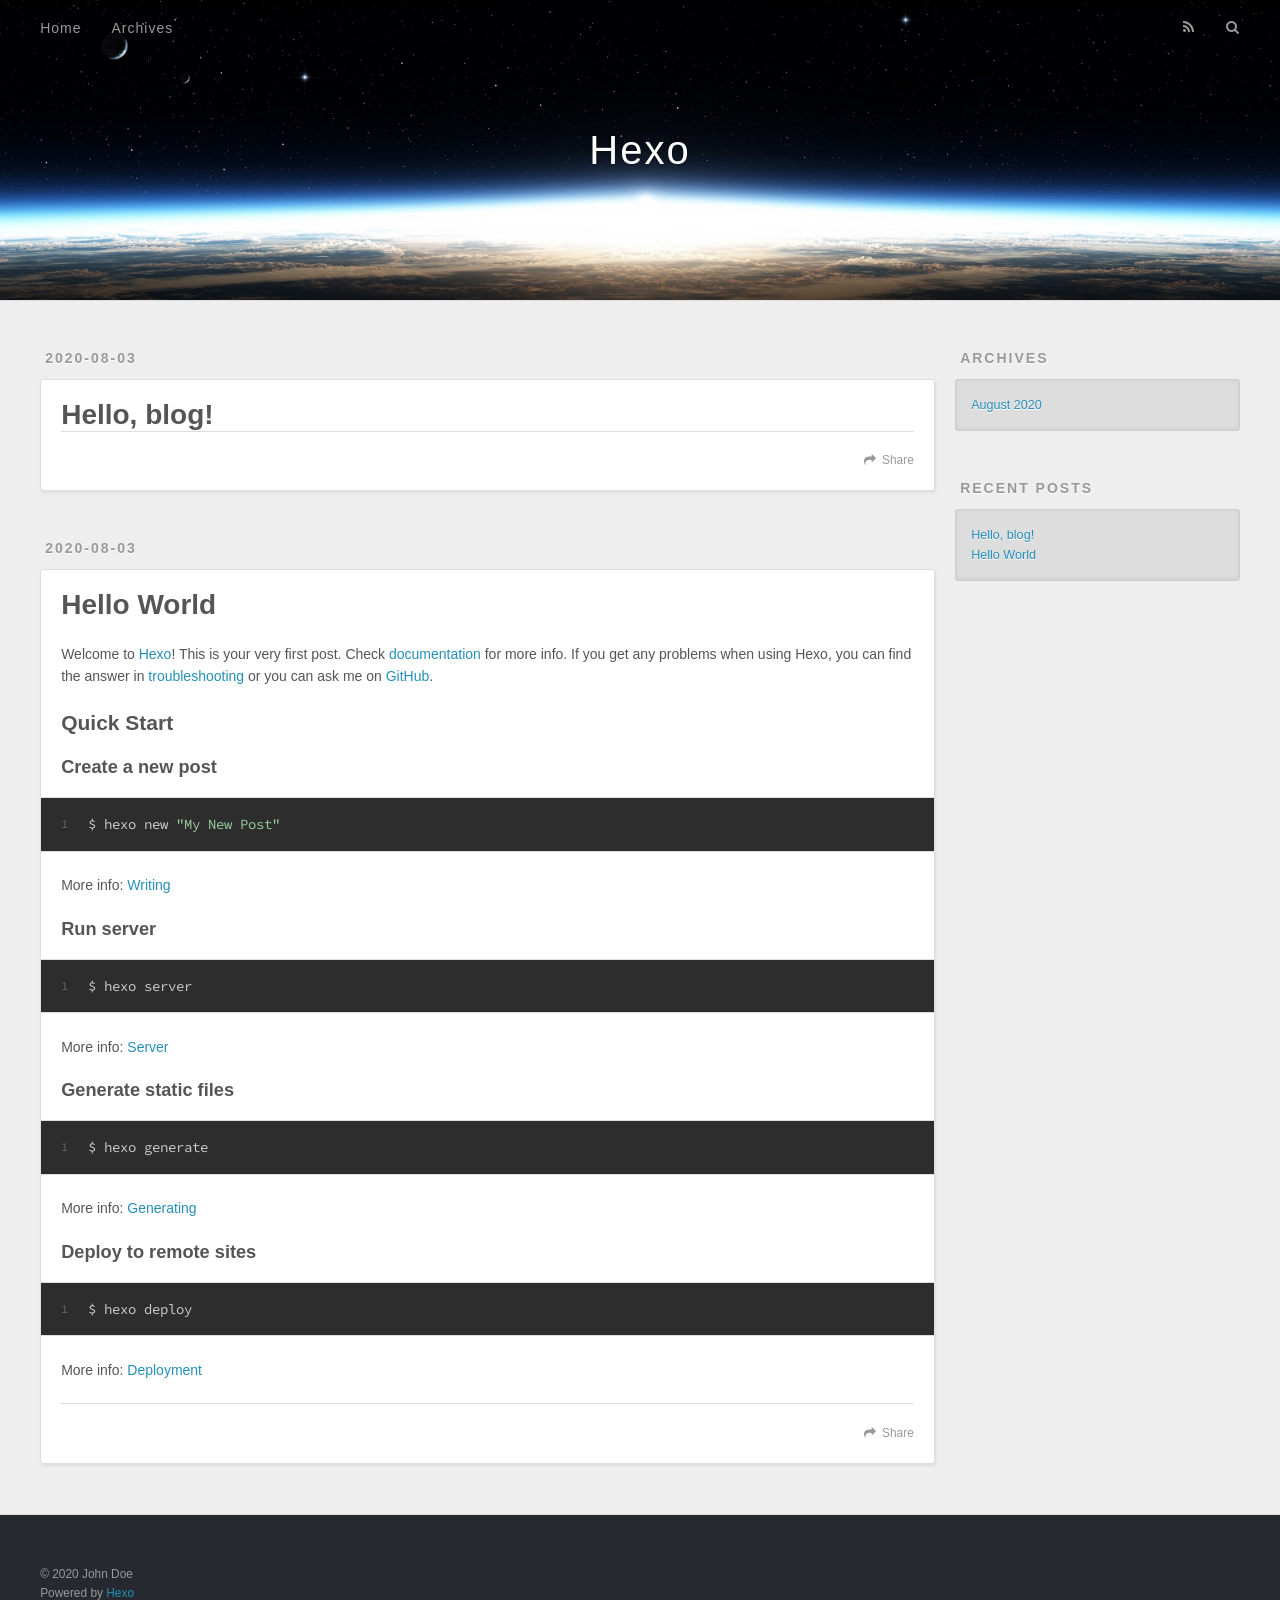
<file: index.html>
<!DOCTYPE html>
<html>
<head>
  <meta charset="utf-8">
  

  
  <title>Hexo</title>
  <meta name="viewport" content="width=device-width, initial-scale=1, maximum-scale=1">
  <meta property="og:type" content="website">
<meta property="og:title" content="Hexo">
<meta property="og:url" content="https://1more.github.io/index.html">
<meta property="og:site_name" content="Hexo">
<meta property="og:locale" content="en_US">
<meta property="article:author" content="John Doe">
<meta name="twitter:card" content="summary">
  
    <link rel="alternate" href="/atom.xml" title="Hexo" type="application/atom+xml">
  
  
    <link rel="icon" href="/favicon.png">
  
  
    <link href="//fonts.googleapis.com/css?family=Source+Code+Pro" rel="stylesheet" type="text/css">
  
  
<link rel="stylesheet" href="/css/style.css">

<meta name="generator" content="Hexo 5.0.0"></head>

<body>
  <div id="container">
    <div id="wrap">
      <header id="header">
  <div id="banner"></div>
  <div id="header-outer" class="outer">
    <div id="header-title" class="inner">
      <h1 id="logo-wrap">
        <a href="/" id="logo">Hexo</a>
      </h1>
      
    </div>
    <div id="header-inner" class="inner">
      <nav id="main-nav">
        <a id="main-nav-toggle" class="nav-icon"></a>
        
          <a class="main-nav-link" href="/">Home</a>
        
          <a class="main-nav-link" href="/archives">Archives</a>
        
      </nav>
      <nav id="sub-nav">
        
          <a id="nav-rss-link" class="nav-icon" href="/atom.xml" title="RSS Feed"></a>
        
        <a id="nav-search-btn" class="nav-icon" title="Search"></a>
      </nav>
      <div id="search-form-wrap">
        <form action="//google.com/search" method="get" accept-charset="UTF-8" class="search-form"><input type="search" name="q" class="search-form-input" placeholder="Search"><button type="submit" class="search-form-submit">&#xF002;</button><input type="hidden" name="sitesearch" value="https://1more.github.io"></form>
      </div>
    </div>
  </div>
</header>
      <div class="outer">
        <section id="main">
  
    <article id="post-Hello-blog" class="article article-type-post" itemscope itemprop="blogPost">
  <div class="article-meta">
    <a href="/2020/08/03/Hello-blog/" class="article-date">
  <time datetime="2020-08-03T06:13:08.000Z" itemprop="datePublished">2020-08-03</time>
</a>
    
  </div>
  <div class="article-inner">
    
    
      <header class="article-header">
        
  
    <h1 itemprop="name">
      <a class="article-title" href="/2020/08/03/Hello-blog/">Hello, blog!</a>
    </h1>
  

      </header>
    
    <div class="article-entry" itemprop="articleBody">
      
        
      
    </div>
    <footer class="article-footer">
      <a data-url="https://1more.github.io/2020/08/03/Hello-blog/" data-id="ckde4aw5y0000x0w113zibcte" class="article-share-link">Share</a>
      
      
    </footer>
  </div>
  
</article>


  
    <article id="post-hello-world" class="article article-type-post" itemscope itemprop="blogPost">
  <div class="article-meta">
    <a href="/2020/08/03/hello-world/" class="article-date">
  <time datetime="2020-08-03T05:45:50.284Z" itemprop="datePublished">2020-08-03</time>
</a>
    
  </div>
  <div class="article-inner">
    
    
      <header class="article-header">
        
  
    <h1 itemprop="name">
      <a class="article-title" href="/2020/08/03/hello-world/">Hello World</a>
    </h1>
  

      </header>
    
    <div class="article-entry" itemprop="articleBody">
      
        <p>Welcome to <a target="_blank" rel="noopener" href="https://hexo.io/">Hexo</a>! This is your very first post. Check <a target="_blank" rel="noopener" href="https://hexo.io/docs/">documentation</a> for more info. If you get any problems when using Hexo, you can find the answer in <a target="_blank" rel="noopener" href="https://hexo.io/docs/troubleshooting.html">troubleshooting</a> or you can ask me on <a target="_blank" rel="noopener" href="https://github.com/hexojs/hexo/issues">GitHub</a>.</p>
<h2 id="Quick-Start"><a href="#Quick-Start" class="headerlink" title="Quick Start"></a>Quick Start</h2><h3 id="Create-a-new-post"><a href="#Create-a-new-post" class="headerlink" title="Create a new post"></a>Create a new post</h3><figure class="highlight bash"><table><tr><td class="gutter"><pre><span class="line">1</span><br></pre></td><td class="code"><pre><span class="line">$ hexo new <span class="string">&quot;My New Post&quot;</span></span><br></pre></td></tr></table></figure>

<p>More info: <a target="_blank" rel="noopener" href="https://hexo.io/docs/writing.html">Writing</a></p>
<h3 id="Run-server"><a href="#Run-server" class="headerlink" title="Run server"></a>Run server</h3><figure class="highlight bash"><table><tr><td class="gutter"><pre><span class="line">1</span><br></pre></td><td class="code"><pre><span class="line">$ hexo server</span><br></pre></td></tr></table></figure>

<p>More info: <a target="_blank" rel="noopener" href="https://hexo.io/docs/server.html">Server</a></p>
<h3 id="Generate-static-files"><a href="#Generate-static-files" class="headerlink" title="Generate static files"></a>Generate static files</h3><figure class="highlight bash"><table><tr><td class="gutter"><pre><span class="line">1</span><br></pre></td><td class="code"><pre><span class="line">$ hexo generate</span><br></pre></td></tr></table></figure>

<p>More info: <a target="_blank" rel="noopener" href="https://hexo.io/docs/generating.html">Generating</a></p>
<h3 id="Deploy-to-remote-sites"><a href="#Deploy-to-remote-sites" class="headerlink" title="Deploy to remote sites"></a>Deploy to remote sites</h3><figure class="highlight bash"><table><tr><td class="gutter"><pre><span class="line">1</span><br></pre></td><td class="code"><pre><span class="line">$ hexo deploy</span><br></pre></td></tr></table></figure>

<p>More info: <a target="_blank" rel="noopener" href="https://hexo.io/docs/one-command-deployment.html">Deployment</a></p>

      
    </div>
    <footer class="article-footer">
      <a data-url="https://1more.github.io/2020/08/03/hello-world/" data-id="ckde3f26y0000yaw18h6wctky" class="article-share-link">Share</a>
      
      
    </footer>
  </div>
  
</article>


  


</section>
        
          <aside id="sidebar">
  
    

  
    

  
    
  
    
  <div class="widget-wrap">
    <h3 class="widget-title">Archives</h3>
    <div class="widget">
      <ul class="archive-list"><li class="archive-list-item"><a class="archive-list-link" href="/archives/2020/08/">August 2020</a></li></ul>
    </div>
  </div>


  
    
  <div class="widget-wrap">
    <h3 class="widget-title">Recent Posts</h3>
    <div class="widget">
      <ul>
        
          <li>
            <a href="/2020/08/03/Hello-blog/">Hello, blog!</a>
          </li>
        
          <li>
            <a href="/2020/08/03/hello-world/">Hello World</a>
          </li>
        
      </ul>
    </div>
  </div>

  
</aside>
        
      </div>
      <footer id="footer">
  
  <div class="outer">
    <div id="footer-info" class="inner">
      &copy; 2020 John Doe<br>
      Powered by <a href="http://hexo.io/" target="_blank">Hexo</a>
    </div>
  </div>
</footer>
    </div>
    <nav id="mobile-nav">
  
    <a href="/" class="mobile-nav-link">Home</a>
  
    <a href="/archives" class="mobile-nav-link">Archives</a>
  
</nav>
    

<script src="//ajax.googleapis.com/ajax/libs/jquery/2.0.3/jquery.min.js"></script>


  
<link rel="stylesheet" href="/fancybox/jquery.fancybox.css">

  
<script src="/fancybox/jquery.fancybox.pack.js"></script>




<script src="/js/script.js"></script>




  </div>
</body>
</html>
</file>
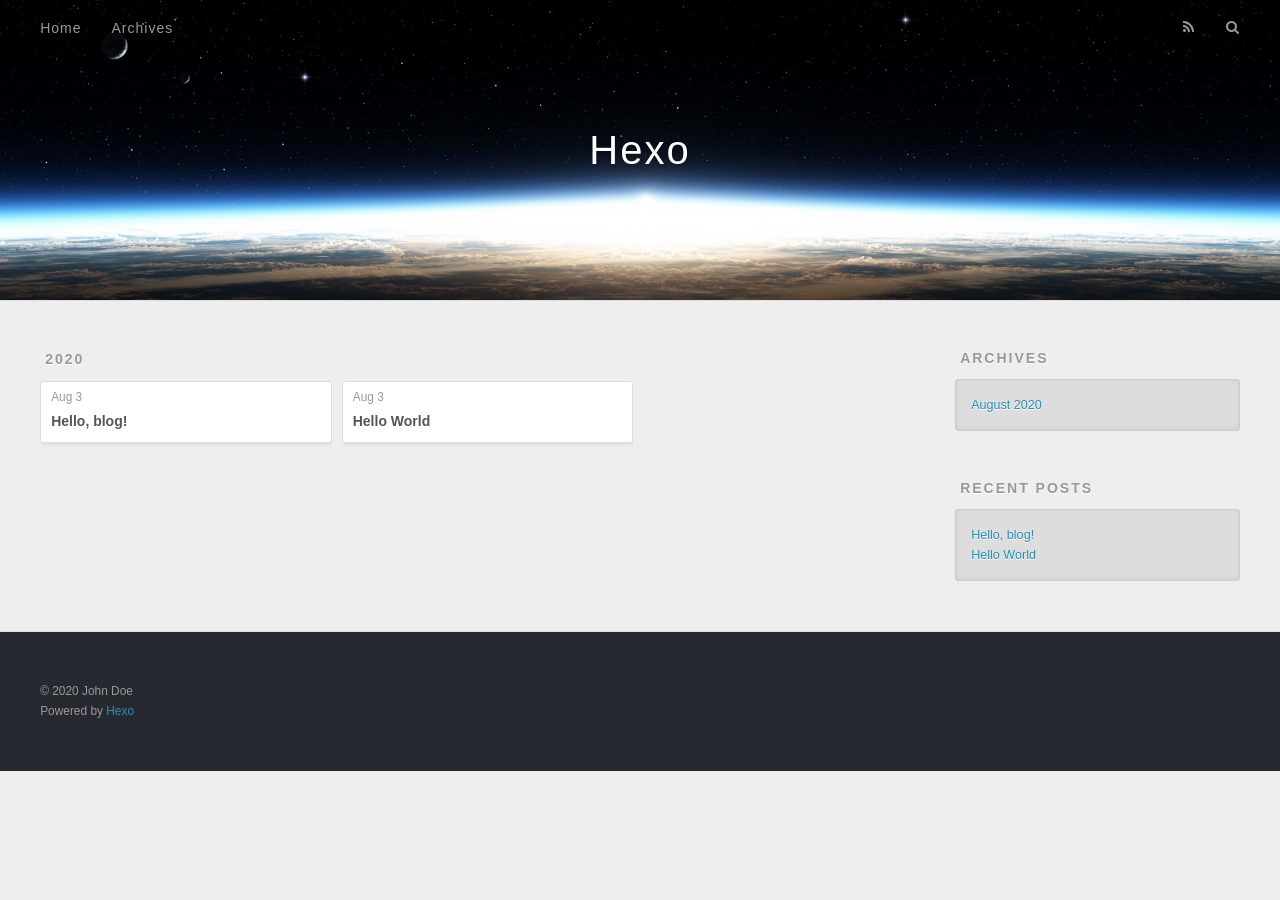
<file: archives/index.html>
<!DOCTYPE html>
<html>
<head>
  <meta charset="utf-8">
  

  
  <title>Archives | Hexo</title>
  <meta name="viewport" content="width=device-width, initial-scale=1, maximum-scale=1">
  <meta property="og:type" content="website">
<meta property="og:title" content="Hexo">
<meta property="og:url" content="https://1more.github.io/archives/index.html">
<meta property="og:site_name" content="Hexo">
<meta property="og:locale" content="en_US">
<meta property="article:author" content="John Doe">
<meta name="twitter:card" content="summary">
  
    <link rel="alternate" href="/atom.xml" title="Hexo" type="application/atom+xml">
  
  
    <link rel="icon" href="/favicon.png">
  
  
    <link href="//fonts.googleapis.com/css?family=Source+Code+Pro" rel="stylesheet" type="text/css">
  
  
<link rel="stylesheet" href="/css/style.css">

<meta name="generator" content="Hexo 5.0.0"></head>

<body>
  <div id="container">
    <div id="wrap">
      <header id="header">
  <div id="banner"></div>
  <div id="header-outer" class="outer">
    <div id="header-title" class="inner">
      <h1 id="logo-wrap">
        <a href="/" id="logo">Hexo</a>
      </h1>
      
    </div>
    <div id="header-inner" class="inner">
      <nav id="main-nav">
        <a id="main-nav-toggle" class="nav-icon"></a>
        
          <a class="main-nav-link" href="/">Home</a>
        
          <a class="main-nav-link" href="/archives">Archives</a>
        
      </nav>
      <nav id="sub-nav">
        
          <a id="nav-rss-link" class="nav-icon" href="/atom.xml" title="RSS Feed"></a>
        
        <a id="nav-search-btn" class="nav-icon" title="Search"></a>
      </nav>
      <div id="search-form-wrap">
        <form action="//google.com/search" method="get" accept-charset="UTF-8" class="search-form"><input type="search" name="q" class="search-form-input" placeholder="Search"><button type="submit" class="search-form-submit">&#xF002;</button><input type="hidden" name="sitesearch" value="https://1more.github.io"></form>
      </div>
    </div>
  </div>
</header>
      <div class="outer">
        <section id="main">
  
  
    
    
      
      
      <section class="archives-wrap">
        <div class="archive-year-wrap">
          <a href="/archives/2020" class="archive-year">2020</a>
        </div>
        <div class="archives">
    
    <article class="archive-article archive-type-post">
  <div class="archive-article-inner">
    <header class="archive-article-header">
      <a href="/2020/08/03/Hello-blog/" class="archive-article-date">
  <time datetime="2020-08-03T06:13:08.000Z" itemprop="datePublished">Aug 3</time>
</a>
      
  
    <h1 itemprop="name">
      <a class="archive-article-title" href="/2020/08/03/Hello-blog/">Hello, blog!</a>
    </h1>
  

    </header>
  </div>
</article>
  
    
    
    <article class="archive-article archive-type-post">
  <div class="archive-article-inner">
    <header class="archive-article-header">
      <a href="/2020/08/03/hello-world/" class="archive-article-date">
  <time datetime="2020-08-03T05:45:50.284Z" itemprop="datePublished">Aug 3</time>
</a>
      
  
    <h1 itemprop="name">
      <a class="archive-article-title" href="/2020/08/03/hello-world/">Hello World</a>
    </h1>
  

    </header>
  </div>
</article>
  
  
    </div></section>
  


</section>
        
          <aside id="sidebar">
  
    

  
    

  
    
  
    
  <div class="widget-wrap">
    <h3 class="widget-title">Archives</h3>
    <div class="widget">
      <ul class="archive-list"><li class="archive-list-item"><a class="archive-list-link" href="/archives/2020/08/">August 2020</a></li></ul>
    </div>
  </div>


  
    
  <div class="widget-wrap">
    <h3 class="widget-title">Recent Posts</h3>
    <div class="widget">
      <ul>
        
          <li>
            <a href="/2020/08/03/Hello-blog/">Hello, blog!</a>
          </li>
        
          <li>
            <a href="/2020/08/03/hello-world/">Hello World</a>
          </li>
        
      </ul>
    </div>
  </div>

  
</aside>
        
      </div>
      <footer id="footer">
  
  <div class="outer">
    <div id="footer-info" class="inner">
      &copy; 2020 John Doe<br>
      Powered by <a href="http://hexo.io/" target="_blank">Hexo</a>
    </div>
  </div>
</footer>
    </div>
    <nav id="mobile-nav">
  
    <a href="/" class="mobile-nav-link">Home</a>
  
    <a href="/archives" class="mobile-nav-link">Archives</a>
  
</nav>
    

<script src="//ajax.googleapis.com/ajax/libs/jquery/2.0.3/jquery.min.js"></script>


  
<link rel="stylesheet" href="/fancybox/jquery.fancybox.css">

  
<script src="/fancybox/jquery.fancybox.pack.js"></script>




<script src="/js/script.js"></script>




  </div>
</body>
</html>
</file>
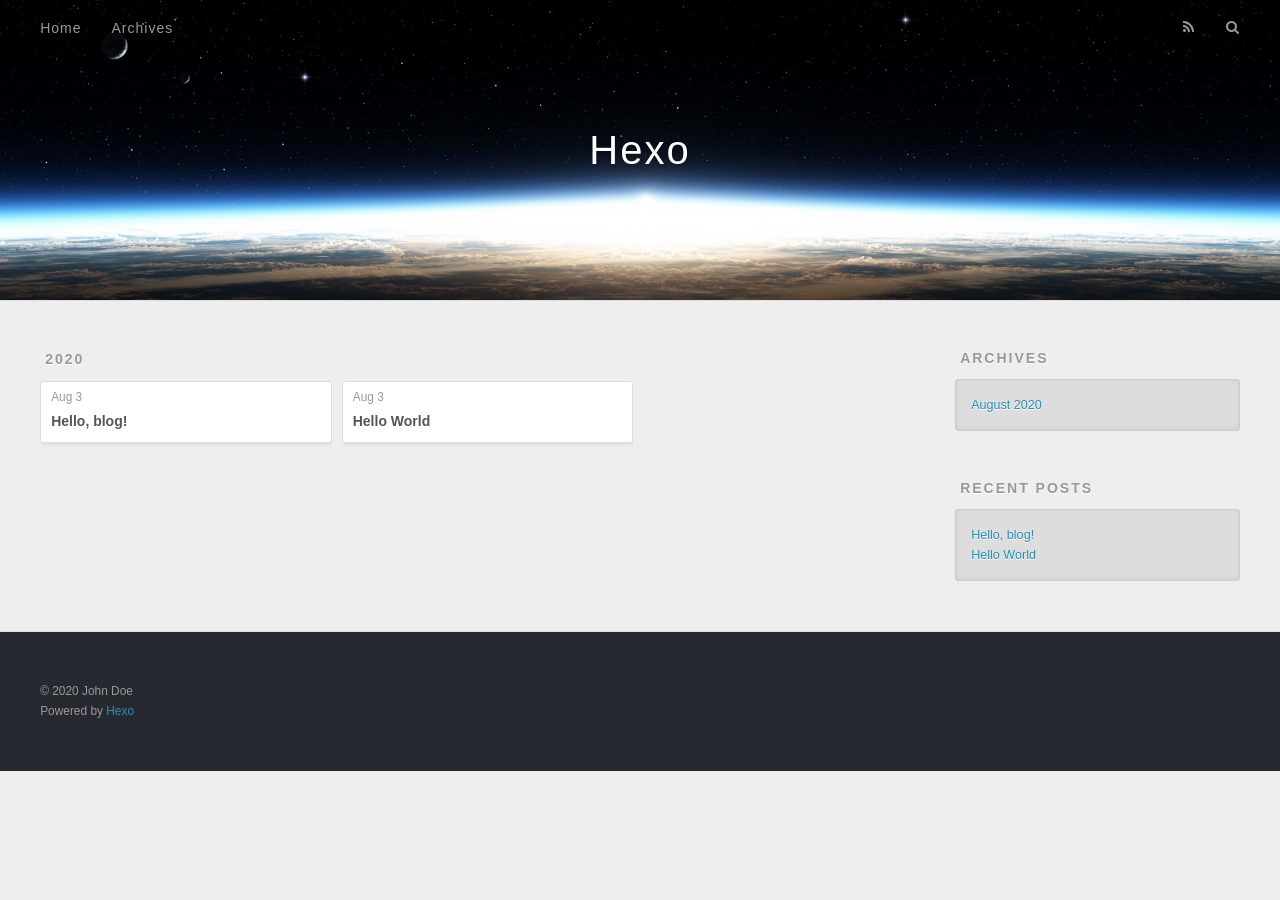
<file: archives/2020/index.html>
<!DOCTYPE html>
<html>
<head>
  <meta charset="utf-8">
  

  
  <title>Archives: 2020 | Hexo</title>
  <meta name="viewport" content="width=device-width, initial-scale=1, maximum-scale=1">
  <meta property="og:type" content="website">
<meta property="og:title" content="Hexo">
<meta property="og:url" content="https://1more.github.io/archives/2020/index.html">
<meta property="og:site_name" content="Hexo">
<meta property="og:locale" content="en_US">
<meta property="article:author" content="John Doe">
<meta name="twitter:card" content="summary">
  
    <link rel="alternate" href="/atom.xml" title="Hexo" type="application/atom+xml">
  
  
    <link rel="icon" href="/favicon.png">
  
  
    <link href="//fonts.googleapis.com/css?family=Source+Code+Pro" rel="stylesheet" type="text/css">
  
  
<link rel="stylesheet" href="/css/style.css">

<meta name="generator" content="Hexo 5.0.0"></head>

<body>
  <div id="container">
    <div id="wrap">
      <header id="header">
  <div id="banner"></div>
  <div id="header-outer" class="outer">
    <div id="header-title" class="inner">
      <h1 id="logo-wrap">
        <a href="/" id="logo">Hexo</a>
      </h1>
      
    </div>
    <div id="header-inner" class="inner">
      <nav id="main-nav">
        <a id="main-nav-toggle" class="nav-icon"></a>
        
          <a class="main-nav-link" href="/">Home</a>
        
          <a class="main-nav-link" href="/archives">Archives</a>
        
      </nav>
      <nav id="sub-nav">
        
          <a id="nav-rss-link" class="nav-icon" href="/atom.xml" title="RSS Feed"></a>
        
        <a id="nav-search-btn" class="nav-icon" title="Search"></a>
      </nav>
      <div id="search-form-wrap">
        <form action="//google.com/search" method="get" accept-charset="UTF-8" class="search-form"><input type="search" name="q" class="search-form-input" placeholder="Search"><button type="submit" class="search-form-submit">&#xF002;</button><input type="hidden" name="sitesearch" value="https://1more.github.io"></form>
      </div>
    </div>
  </div>
</header>
      <div class="outer">
        <section id="main">
  
  
    
    
      
      
      <section class="archives-wrap">
        <div class="archive-year-wrap">
          <a href="/archives/2020" class="archive-year">2020</a>
        </div>
        <div class="archives">
    
    <article class="archive-article archive-type-post">
  <div class="archive-article-inner">
    <header class="archive-article-header">
      <a href="/2020/08/03/Hello-blog/" class="archive-article-date">
  <time datetime="2020-08-03T06:13:08.000Z" itemprop="datePublished">Aug 3</time>
</a>
      
  
    <h1 itemprop="name">
      <a class="archive-article-title" href="/2020/08/03/Hello-blog/">Hello, blog!</a>
    </h1>
  

    </header>
  </div>
</article>
  
    
    
    <article class="archive-article archive-type-post">
  <div class="archive-article-inner">
    <header class="archive-article-header">
      <a href="/2020/08/03/hello-world/" class="archive-article-date">
  <time datetime="2020-08-03T05:45:50.284Z" itemprop="datePublished">Aug 3</time>
</a>
      
  
    <h1 itemprop="name">
      <a class="archive-article-title" href="/2020/08/03/hello-world/">Hello World</a>
    </h1>
  

    </header>
  </div>
</article>
  
  
    </div></section>
  


</section>
        
          <aside id="sidebar">
  
    

  
    

  
    
  
    
  <div class="widget-wrap">
    <h3 class="widget-title">Archives</h3>
    <div class="widget">
      <ul class="archive-list"><li class="archive-list-item"><a class="archive-list-link" href="/archives/2020/08/">August 2020</a></li></ul>
    </div>
  </div>


  
    
  <div class="widget-wrap">
    <h3 class="widget-title">Recent Posts</h3>
    <div class="widget">
      <ul>
        
          <li>
            <a href="/2020/08/03/Hello-blog/">Hello, blog!</a>
          </li>
        
          <li>
            <a href="/2020/08/03/hello-world/">Hello World</a>
          </li>
        
      </ul>
    </div>
  </div>

  
</aside>
        
      </div>
      <footer id="footer">
  
  <div class="outer">
    <div id="footer-info" class="inner">
      &copy; 2020 John Doe<br>
      Powered by <a href="http://hexo.io/" target="_blank">Hexo</a>
    </div>
  </div>
</footer>
    </div>
    <nav id="mobile-nav">
  
    <a href="/" class="mobile-nav-link">Home</a>
  
    <a href="/archives" class="mobile-nav-link">Archives</a>
  
</nav>
    

<script src="//ajax.googleapis.com/ajax/libs/jquery/2.0.3/jquery.min.js"></script>


  
<link rel="stylesheet" href="/fancybox/jquery.fancybox.css">

  
<script src="/fancybox/jquery.fancybox.pack.js"></script>




<script src="/js/script.js"></script>




  </div>
</body>
</html>
</file>
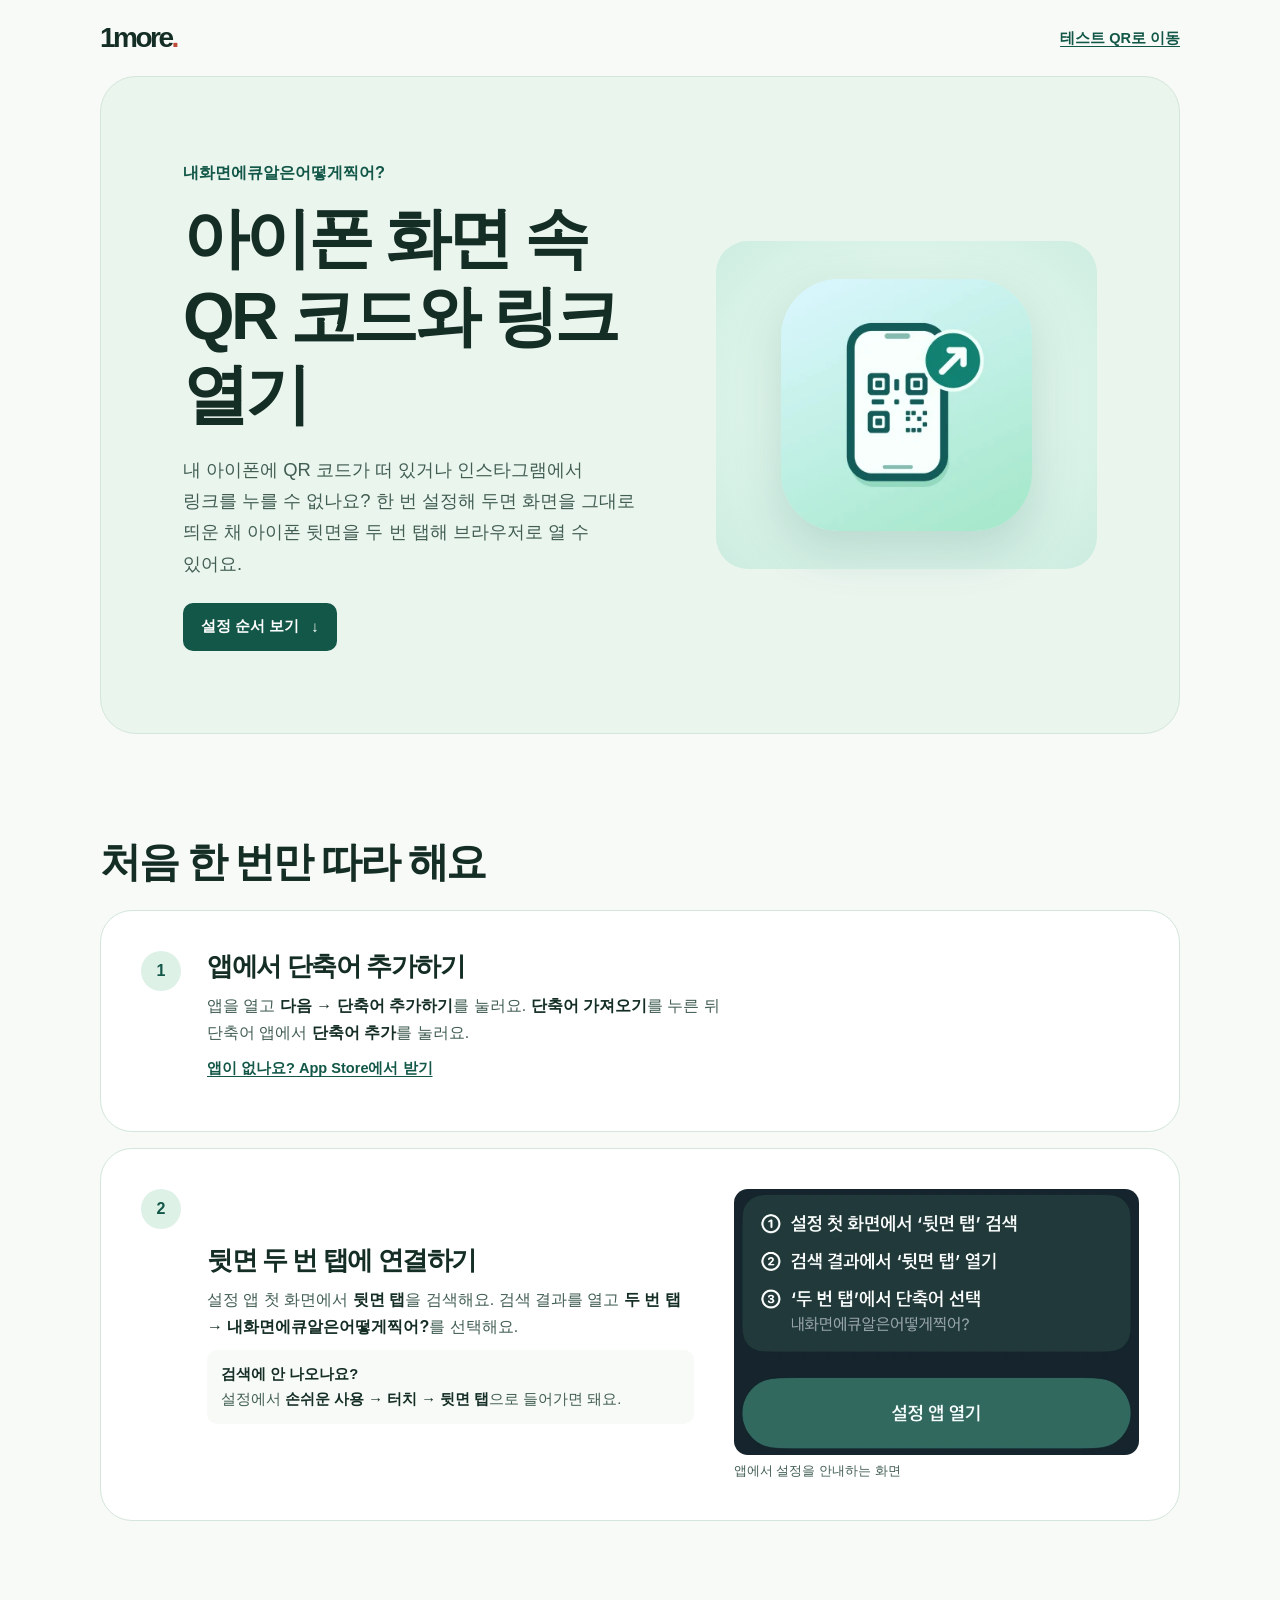
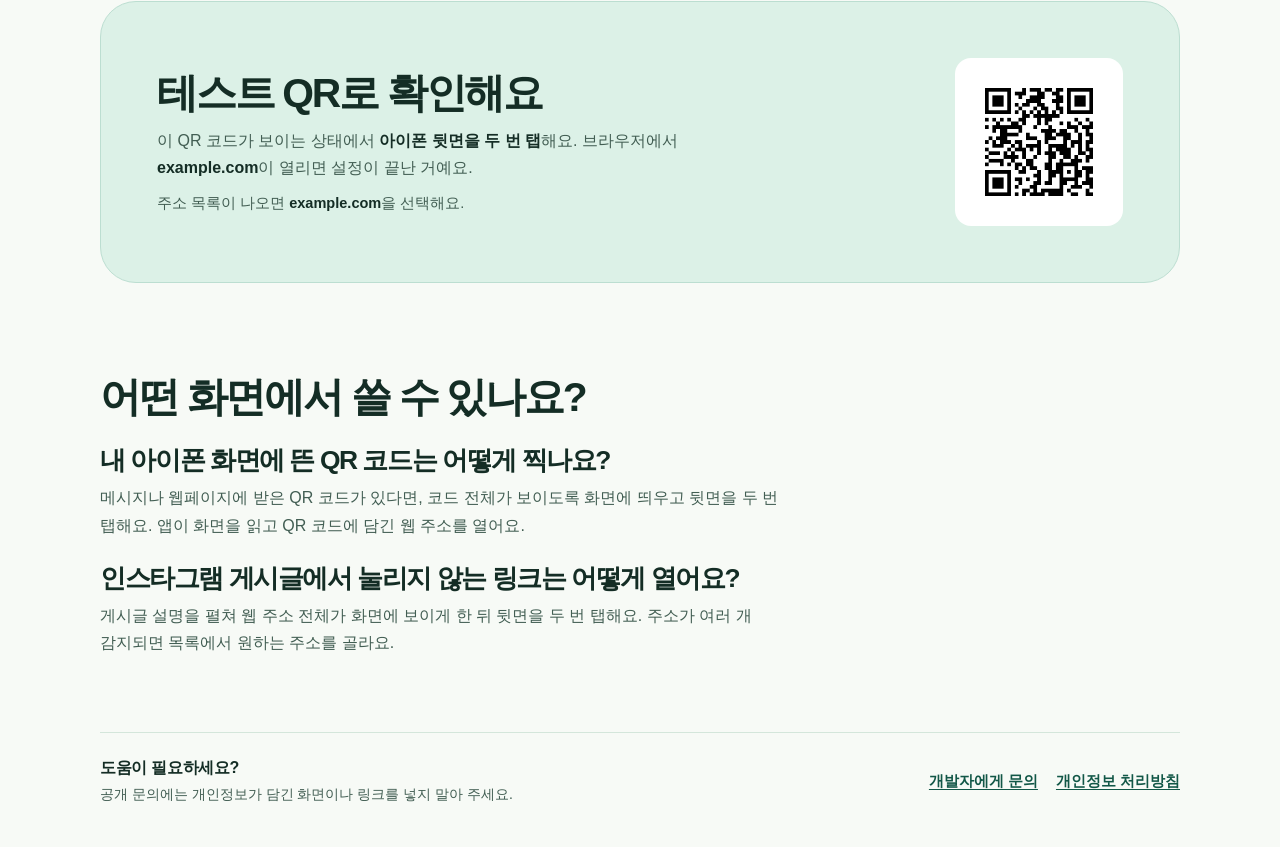
<file: screen-link/support/index.html>
<!doctype html>
<html lang="ko">
<head>
  <meta charset="utf-8">
  <meta name="viewport" content="width=device-width, initial-scale=1">
  <title>아이폰 화면 속 QR 코드 찍는 법과 링크 여는 법 | 1more</title>
  <meta name="description" content="아이폰에 뜬 QR 코드나 인스타그램에서 눌리지 않는 링크를 여는 방법이에요. 뒷면 두 번 탭을 한 번만 설정하고 테스트 QR로 확인해 보세요.">
  <link rel="canonical" href="https://1more.github.io/screen-link/support/">
  <link rel="stylesheet" href="guide.css">
</head>
<body>
  <header class="shell site-header">
    <a class="brand" href="https://1more.dev/" aria-label="1more 홈">1more<span>.</span></a>
    <a class="text-link" href="#test">테스트 QR로 이동</a>
  </header>

  <main class="shell">
    <section class="hero">
      <div>
        <p class="app-name">내화면에큐알은어떻게찍어?</p>
        <h1>아이폰 화면 속<br>QR 코드와 링크 열기</h1>
        <p>내 아이폰에 QR 코드가 떠 있거나 인스타그램에서 링크를 누를 수 없나요? 한 번 설정해 두면 화면을 그대로 띄운 채 아이폰 뒷면을 두 번 탭해 브라우저로 열 수 있어요.</p>
        <a class="button" href="#setup">설정 순서 보기 <span aria-hidden="true">↓</span></a>
      </div>
      <div class="hero-art">
        <img src="app-icon.webp" width="320" height="320" alt="">
      </div>
    </section>

    <section class="setup">
      <h2 id="setup">처음 한 번만 따라 해요</h2>
      <ol class="steps" role="list">
        <li class="step">
          <span class="step-number" aria-hidden="true">1</span>
          <div>
            <h3>앱에서 단축어 추가하기</h3>
            <p>앱을 열고 <strong>다음 → 단축어 추가하기</strong>를 눌러요. <strong>단축어 가져오기</strong>를 누른 뒤 단축어 앱에서 <strong>단축어 추가</strong>를 눌러요.</p>
            <a class="text-link" href="https://apps.apple.com/kr/app/id6837779385">앱이 없나요? App Store에서 받기</a>
          </div>
        </li>
        <li class="step">
          <span class="step-number" aria-hidden="true">2</span>
          <div class="connect">
            <div>
              <h3>뒷면 두 번 탭에 연결하기</h3>
              <p>설정 앱 첫 화면에서 <strong>뒷면 탭</strong>을 검색해요. 검색 결과를 열고 <strong>두 번 탭 → 내화면에큐알은어떻게찍어?</strong>를 선택해요.</p>
              <p class="tip"><strong>검색에 안 나오나요?</strong> 설정에서 <strong>손쉬운 사용 → 터치 → 뒷면 탭</strong>으로 들어가면 돼요.</p>
            </div>
            <figure>
              <img src="back-tap-setup.webp" width="800" height="526" alt="앱의 뒷면 탭 연결 안내와 ‘설정 앱 열기’ 버튼" loading="lazy">
              <figcaption>앱에서 설정을 안내하는 화면</figcaption>
            </figure>
          </div>
        </li>
      </ol>
    </section>

    <section class="test" id="test">
      <div>
        <h2>테스트 QR로 확인해요</h2>
        <p>이 QR 코드가 보이는 상태에서 <strong>아이폰 뒷면을 두 번 탭</strong>해요. 브라우저에서 <strong>example.com</strong>이 열리면 설정이 끝난 거예요.</p>
        <p class="test-note">주소 목록이 나오면 <strong>example.com</strong>을 선택해요.</p>
      </div>
      <img src="../test-qr.png" width="386" height="386" alt="example.com으로 이동하는 테스트 QR 코드" loading="lazy">
    </section>
    <section class="questions">
      <h2>어떤 화면에서 쓸 수 있나요?</h2>
      <div>
        <h3>내 아이폰 화면에 뜬 QR 코드는 어떻게 찍나요?</h3>
        <p>메시지나 웹페이지에 받은 QR 코드가 있다면, 코드 전체가 보이도록 화면에 띄우고 뒷면을 두 번 탭해요. 앱이 화면을 읽고 QR 코드에 담긴 웹 주소를 열어요.</p>
      </div>
      <div>
        <h3>인스타그램 게시글에서 눌리지 않는 링크는 어떻게 열어요?</h3>
        <p>게시글 설명을 펼쳐 웹 주소 전체가 화면에 보이게 한 뒤 뒷면을 두 번 탭해요. 주소가 여러 개 감지되면 목록에서 원하는 주소를 골라요.</p>
      </div>
    </section>
  </main>

  <footer class="shell site-footer">
    <div>
      <h2>도움이 필요하세요?</h2>
      <p>공개 문의에는 개인정보가 담긴 화면이나 링크를 넣지 말아 주세요.</p>
    </div>
    <nav aria-label="지원 링크">
      <a class="text-link" href="https://github.com/1more/1more.github.io/issues/new?title=%5B%ED%99%94%EB%A9%B4%20QR%5D">개발자에게 문의</a>
      <a class="text-link" href="../privacy/">개인정보 처리방침</a>
    </nav>
  </footer>
</body>
</html>
</file>
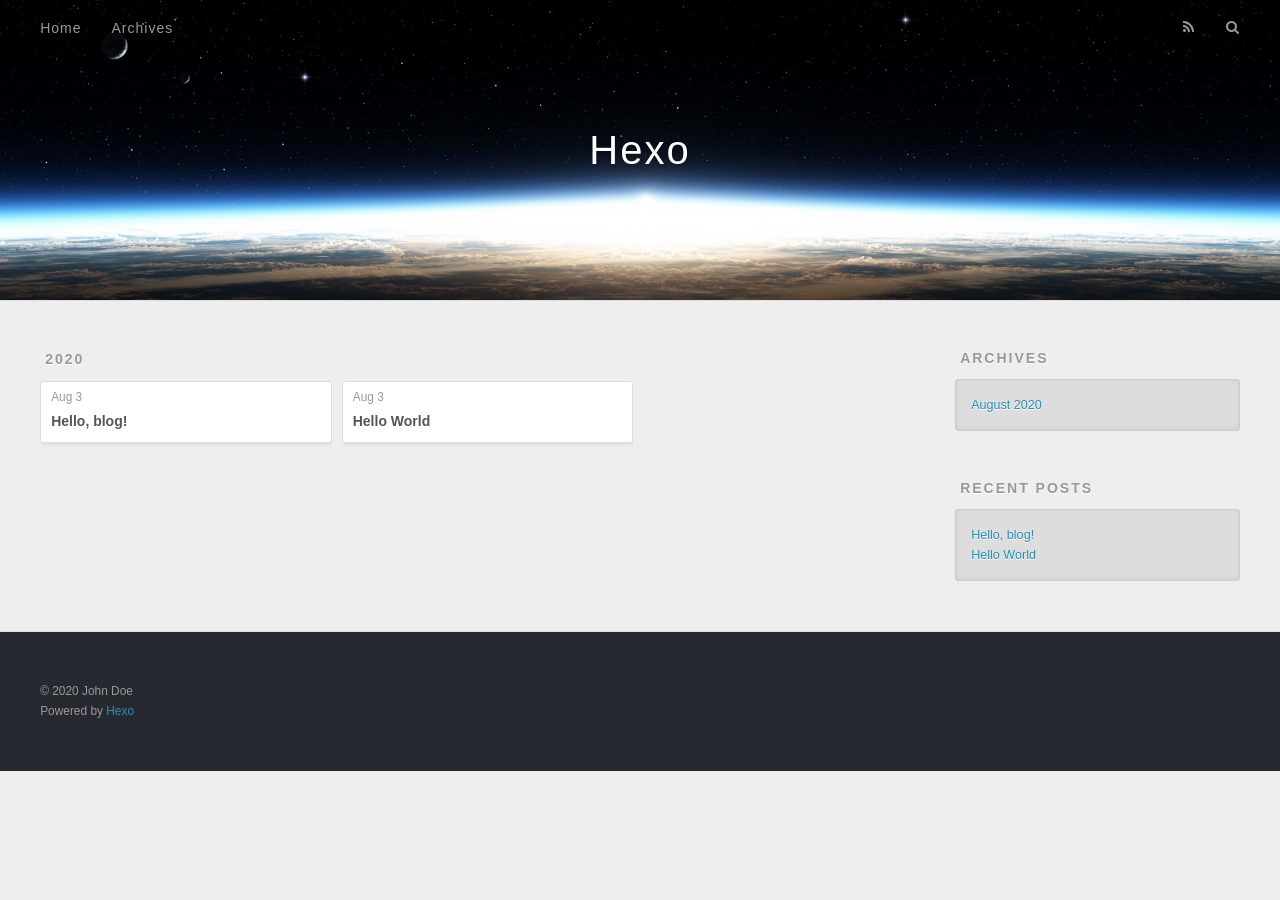
<file: archives/2020/08/index.html>
<!DOCTYPE html>
<html>
<head>
  <meta charset="utf-8">
  

  
  <title>Archives: 2020/8 | Hexo</title>
  <meta name="viewport" content="width=device-width, initial-scale=1, maximum-scale=1">
  <meta property="og:type" content="website">
<meta property="og:title" content="Hexo">
<meta property="og:url" content="https://1more.github.io/archives/2020/08/index.html">
<meta property="og:site_name" content="Hexo">
<meta property="og:locale" content="en_US">
<meta property="article:author" content="John Doe">
<meta name="twitter:card" content="summary">
  
    <link rel="alternate" href="/atom.xml" title="Hexo" type="application/atom+xml">
  
  
    <link rel="icon" href="/favicon.png">
  
  
    <link href="//fonts.googleapis.com/css?family=Source+Code+Pro" rel="stylesheet" type="text/css">
  
  
<link rel="stylesheet" href="/css/style.css">

<meta name="generator" content="Hexo 5.0.0"></head>

<body>
  <div id="container">
    <div id="wrap">
      <header id="header">
  <div id="banner"></div>
  <div id="header-outer" class="outer">
    <div id="header-title" class="inner">
      <h1 id="logo-wrap">
        <a href="/" id="logo">Hexo</a>
      </h1>
      
    </div>
    <div id="header-inner" class="inner">
      <nav id="main-nav">
        <a id="main-nav-toggle" class="nav-icon"></a>
        
          <a class="main-nav-link" href="/">Home</a>
        
          <a class="main-nav-link" href="/archives">Archives</a>
        
      </nav>
      <nav id="sub-nav">
        
          <a id="nav-rss-link" class="nav-icon" href="/atom.xml" title="RSS Feed"></a>
        
        <a id="nav-search-btn" class="nav-icon" title="Search"></a>
      </nav>
      <div id="search-form-wrap">
        <form action="//google.com/search" method="get" accept-charset="UTF-8" class="search-form"><input type="search" name="q" class="search-form-input" placeholder="Search"><button type="submit" class="search-form-submit">&#xF002;</button><input type="hidden" name="sitesearch" value="https://1more.github.io"></form>
      </div>
    </div>
  </div>
</header>
      <div class="outer">
        <section id="main">
  
  
    
    
      
      
      <section class="archives-wrap">
        <div class="archive-year-wrap">
          <a href="/archives/2020" class="archive-year">2020</a>
        </div>
        <div class="archives">
    
    <article class="archive-article archive-type-post">
  <div class="archive-article-inner">
    <header class="archive-article-header">
      <a href="/2020/08/03/Hello-blog/" class="archive-article-date">
  <time datetime="2020-08-03T06:13:08.000Z" itemprop="datePublished">Aug 3</time>
</a>
      
  
    <h1 itemprop="name">
      <a class="archive-article-title" href="/2020/08/03/Hello-blog/">Hello, blog!</a>
    </h1>
  

    </header>
  </div>
</article>
  
    
    
    <article class="archive-article archive-type-post">
  <div class="archive-article-inner">
    <header class="archive-article-header">
      <a href="/2020/08/03/hello-world/" class="archive-article-date">
  <time datetime="2020-08-03T05:45:50.284Z" itemprop="datePublished">Aug 3</time>
</a>
      
  
    <h1 itemprop="name">
      <a class="archive-article-title" href="/2020/08/03/hello-world/">Hello World</a>
    </h1>
  

    </header>
  </div>
</article>
  
  
    </div></section>
  


</section>
        
          <aside id="sidebar">
  
    

  
    

  
    
  
    
  <div class="widget-wrap">
    <h3 class="widget-title">Archives</h3>
    <div class="widget">
      <ul class="archive-list"><li class="archive-list-item"><a class="archive-list-link" href="/archives/2020/08/">August 2020</a></li></ul>
    </div>
  </div>


  
    
  <div class="widget-wrap">
    <h3 class="widget-title">Recent Posts</h3>
    <div class="widget">
      <ul>
        
          <li>
            <a href="/2020/08/03/Hello-blog/">Hello, blog!</a>
          </li>
        
          <li>
            <a href="/2020/08/03/hello-world/">Hello World</a>
          </li>
        
      </ul>
    </div>
  </div>

  
</aside>
        
      </div>
      <footer id="footer">
  
  <div class="outer">
    <div id="footer-info" class="inner">
      &copy; 2020 John Doe<br>
      Powered by <a href="http://hexo.io/" target="_blank">Hexo</a>
    </div>
  </div>
</footer>
    </div>
    <nav id="mobile-nav">
  
    <a href="/" class="mobile-nav-link">Home</a>
  
    <a href="/archives" class="mobile-nav-link">Archives</a>
  
</nav>
    

<script src="//ajax.googleapis.com/ajax/libs/jquery/2.0.3/jquery.min.js"></script>


  
<link rel="stylesheet" href="/fancybox/jquery.fancybox.css">

  
<script src="/fancybox/jquery.fancybox.pack.js"></script>




<script src="/js/script.js"></script>




  </div>
</body>
</html>
</file>
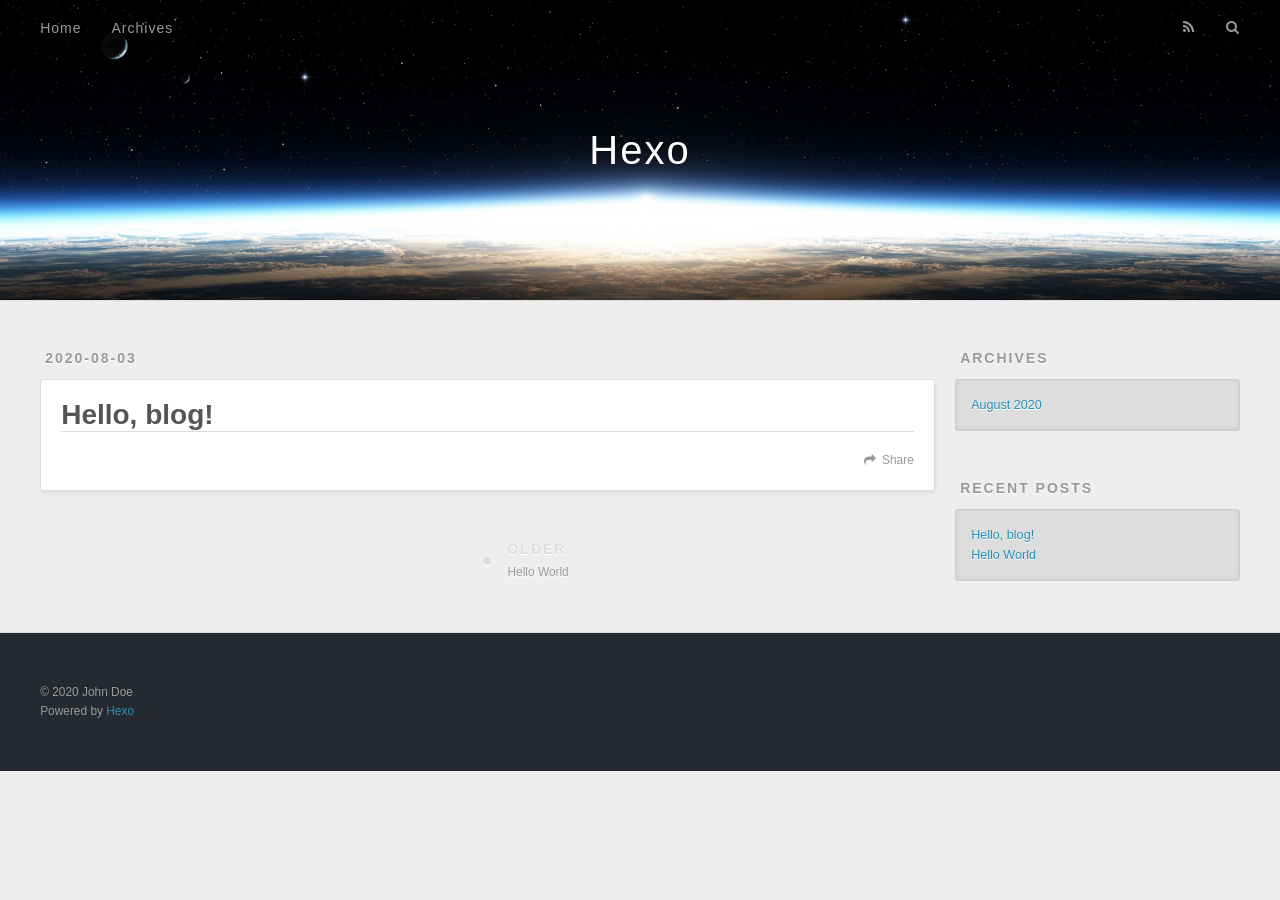
<file: 2020/08/03/Hello-blog/index.html>
<!DOCTYPE html>
<html>
<head>
  <meta charset="utf-8">
  

  
  <title>Hello, blog! | Hexo</title>
  <meta name="viewport" content="width=device-width, initial-scale=1, maximum-scale=1">
  <meta property="og:type" content="article">
<meta property="og:title" content="Hello, blog!">
<meta property="og:url" content="https://1more.github.io/2020/08/03/Hello-blog/index.html">
<meta property="og:site_name" content="Hexo">
<meta property="og:locale" content="en_US">
<meta property="article:published_time" content="2020-08-03T06:13:08.000Z">
<meta property="article:modified_time" content="2020-08-03T06:13:18.911Z">
<meta property="article:author" content="John Doe">
<meta name="twitter:card" content="summary">
  
    <link rel="alternate" href="/atom.xml" title="Hexo" type="application/atom+xml">
  
  
    <link rel="icon" href="/favicon.png">
  
  
    <link href="//fonts.googleapis.com/css?family=Source+Code+Pro" rel="stylesheet" type="text/css">
  
  
<link rel="stylesheet" href="/css/style.css">

<meta name="generator" content="Hexo 5.0.0"></head>

<body>
  <div id="container">
    <div id="wrap">
      <header id="header">
  <div id="banner"></div>
  <div id="header-outer" class="outer">
    <div id="header-title" class="inner">
      <h1 id="logo-wrap">
        <a href="/" id="logo">Hexo</a>
      </h1>
      
    </div>
    <div id="header-inner" class="inner">
      <nav id="main-nav">
        <a id="main-nav-toggle" class="nav-icon"></a>
        
          <a class="main-nav-link" href="/">Home</a>
        
          <a class="main-nav-link" href="/archives">Archives</a>
        
      </nav>
      <nav id="sub-nav">
        
          <a id="nav-rss-link" class="nav-icon" href="/atom.xml" title="RSS Feed"></a>
        
        <a id="nav-search-btn" class="nav-icon" title="Search"></a>
      </nav>
      <div id="search-form-wrap">
        <form action="//google.com/search" method="get" accept-charset="UTF-8" class="search-form"><input type="search" name="q" class="search-form-input" placeholder="Search"><button type="submit" class="search-form-submit">&#xF002;</button><input type="hidden" name="sitesearch" value="https://1more.github.io"></form>
      </div>
    </div>
  </div>
</header>
      <div class="outer">
        <section id="main"><article id="post-Hello-blog" class="article article-type-post" itemscope itemprop="blogPost">
  <div class="article-meta">
    <a href="/2020/08/03/Hello-blog/" class="article-date">
  <time datetime="2020-08-03T06:13:08.000Z" itemprop="datePublished">2020-08-03</time>
</a>
    
  </div>
  <div class="article-inner">
    
    
      <header class="article-header">
        
  
    <h1 class="article-title" itemprop="name">
      Hello, blog!
    </h1>
  

      </header>
    
    <div class="article-entry" itemprop="articleBody">
      
        
      
    </div>
    <footer class="article-footer">
      <a data-url="https://1more.github.io/2020/08/03/Hello-blog/" data-id="ckde4aw5y0000x0w113zibcte" class="article-share-link">Share</a>
      
      
    </footer>
  </div>
  
    
<nav id="article-nav">
  
  
    <a href="/2020/08/03/hello-world/" id="article-nav-older" class="article-nav-link-wrap">
      <strong class="article-nav-caption">Older</strong>
      <div class="article-nav-title">Hello World</div>
    </a>
  
</nav>

  
</article>

</section>
        
          <aside id="sidebar">
  
    

  
    

  
    
  
    
  <div class="widget-wrap">
    <h3 class="widget-title">Archives</h3>
    <div class="widget">
      <ul class="archive-list"><li class="archive-list-item"><a class="archive-list-link" href="/archives/2020/08/">August 2020</a></li></ul>
    </div>
  </div>


  
    
  <div class="widget-wrap">
    <h3 class="widget-title">Recent Posts</h3>
    <div class="widget">
      <ul>
        
          <li>
            <a href="/2020/08/03/Hello-blog/">Hello, blog!</a>
          </li>
        
          <li>
            <a href="/2020/08/03/hello-world/">Hello World</a>
          </li>
        
      </ul>
    </div>
  </div>

  
</aside>
        
      </div>
      <footer id="footer">
  
  <div class="outer">
    <div id="footer-info" class="inner">
      &copy; 2020 John Doe<br>
      Powered by <a href="http://hexo.io/" target="_blank">Hexo</a>
    </div>
  </div>
</footer>
    </div>
    <nav id="mobile-nav">
  
    <a href="/" class="mobile-nav-link">Home</a>
  
    <a href="/archives" class="mobile-nav-link">Archives</a>
  
</nav>
    

<script src="//ajax.googleapis.com/ajax/libs/jquery/2.0.3/jquery.min.js"></script>


  
<link rel="stylesheet" href="/fancybox/jquery.fancybox.css">

  
<script src="/fancybox/jquery.fancybox.pack.js"></script>




<script src="/js/script.js"></script>




  </div>
</body>
</html>
</file>
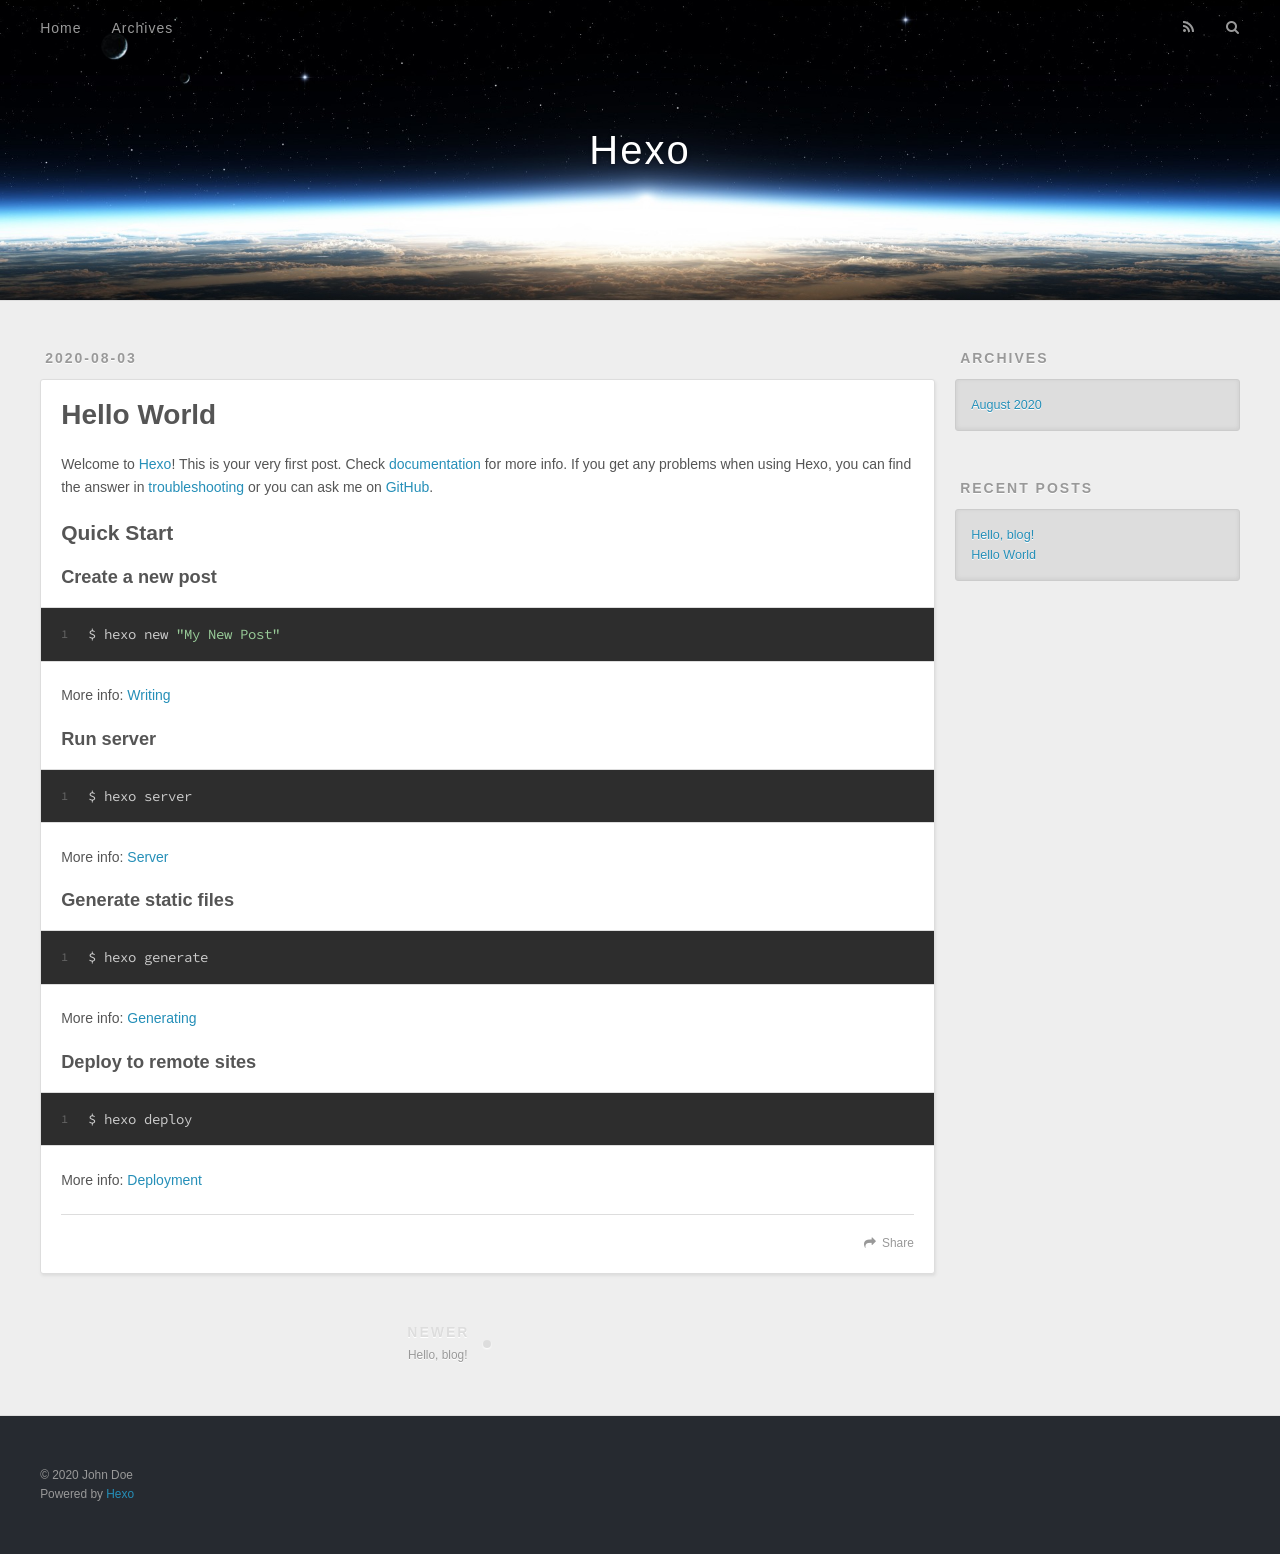
<file: 2020/08/03/hello-world/index.html>
<!DOCTYPE html>
<html>
<head>
  <meta charset="utf-8">
  

  
  <title>Hello World | Hexo</title>
  <meta name="viewport" content="width=device-width, initial-scale=1, maximum-scale=1">
  <meta name="description" content="Welcome to Hexo! This is your very first post. Check documentation for more info. If you get any problems when using Hexo, you can find the answer in troubleshooting or you can ask me on GitHub. Quick">
<meta property="og:type" content="article">
<meta property="og:title" content="Hello World">
<meta property="og:url" content="https://1more.github.io/2020/08/03/hello-world/index.html">
<meta property="og:site_name" content="Hexo">
<meta property="og:description" content="Welcome to Hexo! This is your very first post. Check documentation for more info. If you get any problems when using Hexo, you can find the answer in troubleshooting or you can ask me on GitHub. Quick">
<meta property="og:locale" content="en_US">
<meta property="article:published_time" content="2020-08-03T05:45:50.284Z">
<meta property="article:modified_time" content="2020-08-03T05:45:50.284Z">
<meta property="article:author" content="John Doe">
<meta name="twitter:card" content="summary">
  
    <link rel="alternate" href="/atom.xml" title="Hexo" type="application/atom+xml">
  
  
    <link rel="icon" href="/favicon.png">
  
  
    <link href="//fonts.googleapis.com/css?family=Source+Code+Pro" rel="stylesheet" type="text/css">
  
  
<link rel="stylesheet" href="/css/style.css">

<meta name="generator" content="Hexo 5.0.0"></head>

<body>
  <div id="container">
    <div id="wrap">
      <header id="header">
  <div id="banner"></div>
  <div id="header-outer" class="outer">
    <div id="header-title" class="inner">
      <h1 id="logo-wrap">
        <a href="/" id="logo">Hexo</a>
      </h1>
      
    </div>
    <div id="header-inner" class="inner">
      <nav id="main-nav">
        <a id="main-nav-toggle" class="nav-icon"></a>
        
          <a class="main-nav-link" href="/">Home</a>
        
          <a class="main-nav-link" href="/archives">Archives</a>
        
      </nav>
      <nav id="sub-nav">
        
          <a id="nav-rss-link" class="nav-icon" href="/atom.xml" title="RSS Feed"></a>
        
        <a id="nav-search-btn" class="nav-icon" title="Search"></a>
      </nav>
      <div id="search-form-wrap">
        <form action="//google.com/search" method="get" accept-charset="UTF-8" class="search-form"><input type="search" name="q" class="search-form-input" placeholder="Search"><button type="submit" class="search-form-submit">&#xF002;</button><input type="hidden" name="sitesearch" value="https://1more.github.io"></form>
      </div>
    </div>
  </div>
</header>
      <div class="outer">
        <section id="main"><article id="post-hello-world" class="article article-type-post" itemscope itemprop="blogPost">
  <div class="article-meta">
    <a href="/2020/08/03/hello-world/" class="article-date">
  <time datetime="2020-08-03T05:45:50.284Z" itemprop="datePublished">2020-08-03</time>
</a>
    
  </div>
  <div class="article-inner">
    
    
      <header class="article-header">
        
  
    <h1 class="article-title" itemprop="name">
      Hello World
    </h1>
  

      </header>
    
    <div class="article-entry" itemprop="articleBody">
      
        <p>Welcome to <a target="_blank" rel="noopener" href="https://hexo.io/">Hexo</a>! This is your very first post. Check <a target="_blank" rel="noopener" href="https://hexo.io/docs/">documentation</a> for more info. If you get any problems when using Hexo, you can find the answer in <a target="_blank" rel="noopener" href="https://hexo.io/docs/troubleshooting.html">troubleshooting</a> or you can ask me on <a target="_blank" rel="noopener" href="https://github.com/hexojs/hexo/issues">GitHub</a>.</p>
<h2 id="Quick-Start"><a href="#Quick-Start" class="headerlink" title="Quick Start"></a>Quick Start</h2><h3 id="Create-a-new-post"><a href="#Create-a-new-post" class="headerlink" title="Create a new post"></a>Create a new post</h3><figure class="highlight bash"><table><tr><td class="gutter"><pre><span class="line">1</span><br></pre></td><td class="code"><pre><span class="line">$ hexo new <span class="string">&quot;My New Post&quot;</span></span><br></pre></td></tr></table></figure>

<p>More info: <a target="_blank" rel="noopener" href="https://hexo.io/docs/writing.html">Writing</a></p>
<h3 id="Run-server"><a href="#Run-server" class="headerlink" title="Run server"></a>Run server</h3><figure class="highlight bash"><table><tr><td class="gutter"><pre><span class="line">1</span><br></pre></td><td class="code"><pre><span class="line">$ hexo server</span><br></pre></td></tr></table></figure>

<p>More info: <a target="_blank" rel="noopener" href="https://hexo.io/docs/server.html">Server</a></p>
<h3 id="Generate-static-files"><a href="#Generate-static-files" class="headerlink" title="Generate static files"></a>Generate static files</h3><figure class="highlight bash"><table><tr><td class="gutter"><pre><span class="line">1</span><br></pre></td><td class="code"><pre><span class="line">$ hexo generate</span><br></pre></td></tr></table></figure>

<p>More info: <a target="_blank" rel="noopener" href="https://hexo.io/docs/generating.html">Generating</a></p>
<h3 id="Deploy-to-remote-sites"><a href="#Deploy-to-remote-sites" class="headerlink" title="Deploy to remote sites"></a>Deploy to remote sites</h3><figure class="highlight bash"><table><tr><td class="gutter"><pre><span class="line">1</span><br></pre></td><td class="code"><pre><span class="line">$ hexo deploy</span><br></pre></td></tr></table></figure>

<p>More info: <a target="_blank" rel="noopener" href="https://hexo.io/docs/one-command-deployment.html">Deployment</a></p>

      
    </div>
    <footer class="article-footer">
      <a data-url="https://1more.github.io/2020/08/03/hello-world/" data-id="ckde3f26y0000yaw18h6wctky" class="article-share-link">Share</a>
      
      
    </footer>
  </div>
  
    
<nav id="article-nav">
  
    <a href="/2020/08/03/Hello-blog/" id="article-nav-newer" class="article-nav-link-wrap">
      <strong class="article-nav-caption">Newer</strong>
      <div class="article-nav-title">
        
          Hello, blog!
        
      </div>
    </a>
  
  
</nav>

  
</article>

</section>
        
          <aside id="sidebar">
  
    

  
    

  
    
  
    
  <div class="widget-wrap">
    <h3 class="widget-title">Archives</h3>
    <div class="widget">
      <ul class="archive-list"><li class="archive-list-item"><a class="archive-list-link" href="/archives/2020/08/">August 2020</a></li></ul>
    </div>
  </div>


  
    
  <div class="widget-wrap">
    <h3 class="widget-title">Recent Posts</h3>
    <div class="widget">
      <ul>
        
          <li>
            <a href="/2020/08/03/Hello-blog/">Hello, blog!</a>
          </li>
        
          <li>
            <a href="/2020/08/03/hello-world/">Hello World</a>
          </li>
        
      </ul>
    </div>
  </div>

  
</aside>
        
      </div>
      <footer id="footer">
  
  <div class="outer">
    <div id="footer-info" class="inner">
      &copy; 2020 John Doe<br>
      Powered by <a href="http://hexo.io/" target="_blank">Hexo</a>
    </div>
  </div>
</footer>
    </div>
    <nav id="mobile-nav">
  
    <a href="/" class="mobile-nav-link">Home</a>
  
    <a href="/archives" class="mobile-nav-link">Archives</a>
  
</nav>
    

<script src="//ajax.googleapis.com/ajax/libs/jquery/2.0.3/jquery.min.js"></script>


  
<link rel="stylesheet" href="/fancybox/jquery.fancybox.css">

  
<script src="/fancybox/jquery.fancybox.pack.js"></script>




<script src="/js/script.js"></script>




  </div>
</body>
</html>
</file>
<file: css/style.css>
body {
  width: 100%;
}
body:before,
body:after {
  content: "";
  display: table;
}
body:after {
  clear: both;
}
html,
body,
div,
span,
applet,
object,
iframe,
h1,
h2,
h3,
h4,
h5,
h6,
p,
blockquote,
pre,
a,
abbr,
acronym,
address,
big,
cite,
code,
del,
dfn,
em,
img,
ins,
kbd,
q,
s,
samp,
small,
strike,
strong,
sub,
sup,
tt,
var,
dl,
dt,
dd,
ol,
ul,
li,
fieldset,
form,
label,
legend,
table,
caption,
tbody,
tfoot,
thead,
tr,
th,
td {
  margin: 0;
  padding: 0;
  border: 0;
  outline: 0;
  font-weight: inherit;
  font-style: inherit;
  font-family: inherit;
  font-size: 100%;
  vertical-align: baseline;
}
body {
  line-height: 1;
  color: #000;
  background: #fff;
}
ol,
ul {
  list-style: none;
}
table {
  border-collapse: separate;
  border-spacing: 0;
  vertical-align: middle;
}
caption,
th,
td {
  text-align: left;
  font-weight: normal;
  vertical-align: middle;
}
a img {
  border: none;
}
input,
button {
  margin: 0;
  padding: 0;
}
input::-moz-focus-inner,
button::-moz-focus-inner {
  border: 0;
  padding: 0;
}
@font-face {
  font-family: FontAwesome;
  font-style: normal;
  font-weight: normal;
  src: url("fonts/fontawesome-webfont.eot?v=#4.0.3");
  src: url("fonts/fontawesome-webfont.eot?#iefix&v=#4.0.3") format("embedded-opentype"), url("fonts/fontawesome-webfont.woff?v=#4.0.3") format("woff"), url("fonts/fontawesome-webfont.ttf?v=#4.0.3") format("truetype"), url("fonts/fontawesome-webfont.svg#fontawesomeregular?v=#4.0.3") format("svg");
}
html,
body,
#container {
  height: 100%;
}
body {
  background: #eee;
  font: 14px -apple-system, BlinkMacSystemFont, "Segoe UI", "Roboto", "Oxygen", "Ubuntu", "Cantarell", "Fira Sans", "Droid Sans", "Helvetica Neue", sans-serif;
  -webkit-text-size-adjust: 100%;
}
.outer {
  max-width: 1220px;
  margin: 0 auto;
  padding: 0 20px;
}
.outer:before,
.outer:after {
  content: "";
  display: table;
}
.outer:after {
  clear: both;
}
.inner {
  display: inline;
  float: left;
  width: 98.33333333333333%;
  margin: 0 0.833333333333333%;
}
.left,
.alignleft {
  float: left;
}
.right,
.alignright {
  float: right;
}
.clear {
  clear: both;
}
#container {
  position: relative;
}
.mobile-nav-on {
  overflow: hidden;
}
#wrap {
  height: 100%;
  width: 100%;
  position: absolute;
  top: 0;
  left: 0;
  -webkit-transition: 0.2s ease-out;
  -moz-transition: 0.2s ease-out;
  -ms-transition: 0.2s ease-out;
  transition: 0.2s ease-out;
  z-index: 1;
  background: #eee;
}
.mobile-nav-on #wrap {
  left: 280px;
}
@media screen and (min-width: 768px) {
  #main {
    display: inline;
    float: left;
    width: 73.33333333333333%;
    margin: 0 0.833333333333333%;
  }
}
.article-date,
.article-category-link,
.archive-year,
.widget-title {
  text-decoration: none;
  text-transform: uppercase;
  letter-spacing: 2px;
  color: #999;
  margin-bottom: 1em;
  margin-left: 5px;
  line-height: 1em;
  text-shadow: 0 1px #fff;
  font-weight: bold;
}
.article-inner,
.archive-article-inner {
  background: #fff;
  -webkit-box-shadow: 1px 2px 3px #ddd;
  box-shadow: 1px 2px 3px #ddd;
  border: 1px solid #ddd;
  border-radius: 3px;
}
.article-entry h1,
.widget h1 {
  font-size: 2em;
}
.article-entry h2,
.widget h2 {
  font-size: 1.5em;
}
.article-entry h3,
.widget h3 {
  font-size: 1.3em;
}
.article-entry h4,
.widget h4 {
  font-size: 1.2em;
}
.article-entry h5,
.widget h5 {
  font-size: 1em;
}
.article-entry h6,
.widget h6 {
  font-size: 1em;
  color: #999;
}
.article-entry hr,
.widget hr {
  border: 1px dashed #ddd;
}
.article-entry strong,
.widget strong {
  font-weight: bold;
}
.article-entry em,
.widget em,
.article-entry cite,
.widget cite {
  font-style: italic;
}
.article-entry sup,
.widget sup,
.article-entry sub,
.widget sub {
  font-size: 0.75em;
  line-height: 0;
  position: relative;
  vertical-align: baseline;
}
.article-entry sup,
.widget sup {
  top: -0.5em;
}
.article-entry sub,
.widget sub {
  bottom: -0.2em;
}
.article-entry small,
.widget small {
  font-size: 0.85em;
}
.article-entry acronym,
.widget acronym,
.article-entry abbr,
.widget abbr {
  border-bottom: 1px dotted;
}
.article-entry ul,
.widget ul,
.article-entry ol,
.widget ol,
.article-entry dl,
.widget dl {
  margin: 0 20px;
  line-height: 1.6em;
}
.article-entry ul ul,
.widget ul ul,
.article-entry ol ul,
.widget ol ul,
.article-entry ul ol,
.widget ul ol,
.article-entry ol ol,
.widget ol ol {
  margin-top: 0;
  margin-bottom: 0;
}
.article-entry ul,
.widget ul {
  list-style: disc;
}
.article-entry ol,
.widget ol {
  list-style: decimal;
}
.article-entry dt,
.widget dt {
  font-weight: bold;
}
#header {
  height: 300px;
  position: relative;
  border-bottom: 1px solid #ddd;
}
#header:before,
#header:after {
  content: "";
  position: absolute;
  left: 0;
  right: 0;
  height: 40px;
}
#header:before {
  top: 0;
  background: -webkit-linear-gradient(rgba(0,0,0,0.2), transparent);
  background: -moz-linear-gradient(rgba(0,0,0,0.2), transparent);
  background: -ms-linear-gradient(rgba(0,0,0,0.2), transparent);
  background: linear-gradient(rgba(0,0,0,0.2), transparent);
}
#header:after {
  bottom: 0;
  background: -webkit-linear-gradient(transparent, rgba(0,0,0,0.2));
  background: -moz-linear-gradient(transparent, rgba(0,0,0,0.2));
  background: -ms-linear-gradient(transparent, rgba(0,0,0,0.2));
  background: linear-gradient(transparent, rgba(0,0,0,0.2));
}
#header-outer {
  height: 100%;
  position: relative;
}
#header-inner {
  position: relative;
  overflow: hidden;
}
#banner {
  position: absolute;
  top: 0;
  left: 0;
  width: 100%;
  height: 100%;
  background: url("images/banner.jpg") center #000;
  -webkit-background-size: cover;
  -moz-background-size: cover;
  background-size: cover;
  z-index: -1;
}
#header-title {
  text-align: center;
  height: 40px;
  position: absolute;
  top: 50%;
  left: 0;
  margin-top: -20px;
}
#logo,
#subtitle {
  text-decoration: none;
  color: #fff;
  font-weight: 300;
  text-shadow: 0 1px 4px rgba(0,0,0,0.3);
}
#logo {
  font-size: 40px;
  line-height: 40px;
  letter-spacing: 2px;
}
#subtitle {
  font-size: 16px;
  line-height: 16px;
  letter-spacing: 1px;
}
#subtitle-wrap {
  margin-top: 16px;
}
#main-nav {
  float: left;
  margin-left: -15px;
}
.nav-icon,
.main-nav-link {
  float: left;
  color: #fff;
  opacity: 0.6;
  text-decoration: none;
  text-shadow: 0 1px rgba(0,0,0,0.2);
  -webkit-transition: opacity 0.2s;
  -moz-transition: opacity 0.2s;
  -ms-transition: opacity 0.2s;
  transition: opacity 0.2s;
  display: block;
  padding: 20px 15px;
}
.nav-icon:hover,
.main-nav-link:hover {
  opacity: 1;
}
.nav-icon {
  font-family: FontAwesome;
  text-align: center;
  font-size: 14px;
  width: 14px;
  height: 14px;
  padding: 20px 15px;
  position: relative;
  cursor: pointer;
}
.main-nav-link {
  font-weight: 300;
  letter-spacing: 1px;
}
@media screen and (max-width: 479px) {
  .main-nav-link {
    display: none;
  }
}
#main-nav-toggle {
  display: none;
}
#main-nav-toggle:before {
  content: "\f0c9";
}
@media screen and (max-width: 479px) {
  #main-nav-toggle {
    display: block;
  }
}
#sub-nav {
  float: right;
  margin-right: -15px;
}
#nav-rss-link:before {
  content: "\f09e";
}
#nav-search-btn:before {
  content: "\f002";
}
#search-form-wrap {
  position: absolute;
  top: 15px;
  width: 150px;
  height: 30px;
  right: -150px;
  opacity: 0;
  -webkit-transition: 0.2s ease-out;
  -moz-transition: 0.2s ease-out;
  -ms-transition: 0.2s ease-out;
  transition: 0.2s ease-out;
}
#search-form-wrap.on {
  opacity: 1;
  right: 0;
}
@media screen and (max-width: 479px) {
  #search-form-wrap {
    width: 100%;
    right: -100%;
  }
}
.search-form {
  position: absolute;
  top: 0;
  left: 0;
  right: 0;
  background: #fff;
  padding: 5px 15px;
  border-radius: 15px;
  -webkit-box-shadow: 0 0 10px rgba(0,0,0,0.3);
  box-shadow: 0 0 10px rgba(0,0,0,0.3);
}
.search-form-input {
  border: none;
  background: none;
  color: #555;
  width: 100%;
  font: 13px -apple-system, BlinkMacSystemFont, "Segoe UI", "Roboto", "Oxygen", "Ubuntu", "Cantarell", "Fira Sans", "Droid Sans", "Helvetica Neue", sans-serif;
  outline: none;
}
.search-form-input::-webkit-search-results-decoration,
.search-form-input::-webkit-search-cancel-button {
  -webkit-appearance: none;
}
.search-form-submit {
  position: absolute;
  top: 50%;
  right: 10px;
  margin-top: -7px;
  font: 13px FontAwesome;
  border: none;
  background: none;
  color: #bbb;
  cursor: pointer;
}
.search-form-submit:hover,
.search-form-submit:focus {
  color: #777;
}
.article {
  margin: 50px 0;
}
.article-inner {
  overflow: hidden;
}
.article-meta:before,
.article-meta:after {
  content: "";
  display: table;
}
.article-meta:after {
  clear: both;
}
.article-date {
  float: left;
}
.article-category {
  float: left;
  line-height: 1em;
  color: #ccc;
  text-shadow: 0 1px #fff;
  margin-left: 8px;
}
.article-category:before {
  content: "\2022";
}
.article-category-link {
  margin: 0 12px 1em;
}
.article-header {
  padding: 20px 20px 0;
}
.article-title {
  text-decoration: none;
  font-size: 2em;
  font-weight: bold;
  color: #555;
  line-height: 1.1em;
  -webkit-transition: color 0.2s;
  -moz-transition: color 0.2s;
  -ms-transition: color 0.2s;
  transition: color 0.2s;
}
a.article-title:hover {
  color: #258fb8;
}
.article-entry {
  color: #555;
  padding: 0 20px;
}
.article-entry:before,
.article-entry:after {
  content: "";
  display: table;
}
.article-entry:after {
  clear: both;
}
.article-entry p,
.article-entry table {
  line-height: 1.6em;
  margin: 1.6em 0;
}
.article-entry h1,
.article-entry h2,
.article-entry h3,
.article-entry h4,
.article-entry h5,
.article-entry h6 {
  font-weight: bold;
}
.article-entry h1,
.article-entry h2,
.article-entry h3,
.article-entry h4,
.article-entry h5,
.article-entry h6 {
  line-height: 1.1em;
  margin: 1.1em 0;
}
.article-entry a {
  color: #258fb8;
  text-decoration: none;
}
.article-entry a:hover {
  text-decoration: underline;
}
.article-entry ul,
.article-entry ol,
.article-entry dl {
  margin-top: 1.6em;
  margin-bottom: 1.6em;
}
.article-entry img,
.article-entry video {
  max-width: 100%;
  height: auto;
  display: block;
  margin: auto;
}
.article-entry iframe {
  border: none;
}
.article-entry table {
  width: 100%;
  border-collapse: collapse;
  border-spacing: 0;
}
.article-entry th {
  font-weight: bold;
  border-bottom: 3px solid #ddd;
  padding-bottom: 0.5em;
}
.article-entry td {
  border-bottom: 1px solid #ddd;
  padding: 10px 0;
}
.article-entry blockquote {
  font-family: Georgia, "Times New Roman", serif;
  font-size: 1.4em;
  margin: 1.6em 20px;
  text-align: center;
}
.article-entry blockquote footer {
  font-size: 14px;
  margin: 1.6em 0;
  font-family: -apple-system, BlinkMacSystemFont, "Segoe UI", "Roboto", "Oxygen", "Ubuntu", "Cantarell", "Fira Sans", "Droid Sans", "Helvetica Neue", sans-serif;
}
.article-entry blockquote footer cite:before {
  content: "—";
  padding: 0 0.5em;
}
.article-entry .pullquote {
  text-align: left;
  width: 45%;
  margin: 0;
}
.article-entry .pullquote.left {
  margin-left: 0.5em;
  margin-right: 1em;
}
.article-entry .pullquote.right {
  margin-right: 0.5em;
  margin-left: 1em;
}
.article-entry .caption {
  color: #999;
  display: block;
  font-size: 0.9em;
  margin-top: 0.5em;
  position: relative;
  text-align: center;
}
.article-entry .video-container {
  position: relative;
  padding-top: 56.25%;
  height: 0;
  overflow: hidden;
}
.article-entry .video-container iframe,
.article-entry .video-container object,
.article-entry .video-container embed {
  position: absolute;
  top: 0;
  left: 0;
  width: 100%;
  height: 100%;
  margin-top: 0;
}
.article-more-link a {
  display: inline-block;
  line-height: 1em;
  padding: 6px 15px;
  border-radius: 15px;
  background: #eee;
  color: #999;
  text-shadow: 0 1px #fff;
  text-decoration: none;
}
.article-more-link a:hover {
  background: #258fb8;
  color: #fff;
  text-decoration: none;
  text-shadow: 0 1px #1e7293;
}
.article-footer {
  font-size: 0.85em;
  line-height: 1.6em;
  border-top: 1px solid #ddd;
  padding-top: 1.6em;
  margin: 0 20px 20px;
}
.article-footer:before,
.article-footer:after {
  content: "";
  display: table;
}
.article-footer:after {
  clear: both;
}
.article-footer a {
  color: #999;
  text-decoration: none;
}
.article-footer a:hover {
  color: #555;
}
.article-tag-list-item {
  float: left;
  margin-right: 10px;
}
.article-tag-list-link:before {
  content: "#";
}
.article-comment-link {
  float: right;
}
.article-comment-link:before {
  content: "\f075";
  font-family: FontAwesome;
  padding-right: 8px;
}
.article-share-link {
  cursor: pointer;
  float: right;
  margin-left: 20px;
}
.article-share-link:before {
  content: "\f064";
  font-family: FontAwesome;
  padding-right: 6px;
}
#article-nav {
  position: relative;
}
#article-nav:before,
#article-nav:after {
  content: "";
  display: table;
}
#article-nav:after {
  clear: both;
}
@media screen and (min-width: 768px) {
  #article-nav {
    margin: 50px 0;
  }
  #article-nav:before {
    width: 8px;
    height: 8px;
    position: absolute;
    top: 50%;
    left: 50%;
    margin-top: -4px;
    margin-left: -4px;
    content: "";
    border-radius: 50%;
    background: #ddd;
    -webkit-box-shadow: 0 1px 2px #fff;
    box-shadow: 0 1px 2px #fff;
  }
}
.article-nav-link-wrap {
  text-decoration: none;
  text-shadow: 0 1px #fff;
  color: #999;
  -webkit-box-sizing: border-box;
  -moz-box-sizing: border-box;
  box-sizing: border-box;
  margin-top: 50px;
  text-align: center;
  display: block;
}
.article-nav-link-wrap:hover {
  color: #555;
}
@media screen and (min-width: 768px) {
  .article-nav-link-wrap {
    width: 50%;
    margin-top: 0;
  }
}
@media screen and (min-width: 768px) {
  #article-nav-newer {
    float: left;
    text-align: right;
    padding-right: 20px;
  }
}
@media screen and (min-width: 768px) {
  #article-nav-older {
    float: right;
    text-align: left;
    padding-left: 20px;
  }
}
.article-nav-caption {
  text-transform: uppercase;
  letter-spacing: 2px;
  color: #ddd;
  line-height: 1em;
  font-weight: bold;
}
#article-nav-newer .article-nav-caption {
  margin-right: -2px;
}
.article-nav-title {
  font-size: 0.85em;
  line-height: 1.6em;
  margin-top: 0.5em;
}
.article-share-box {
  position: absolute;
  display: none;
  background: #fff;
  -webkit-box-shadow: 1px 2px 10px rgba(0,0,0,0.2);
  box-shadow: 1px 2px 10px rgba(0,0,0,0.2);
  border-radius: 3px;
  margin-left: -145px;
  overflow: hidden;
  z-index: 1;
}
.article-share-box.on {
  display: block;
}
.article-share-input {
  width: 100%;
  background: none;
  -webkit-box-sizing: border-box;
  -moz-box-sizing: border-box;
  box-sizing: border-box;
  font: 14px -apple-system, BlinkMacSystemFont, "Segoe UI", "Roboto", "Oxygen", "Ubuntu", "Cantarell", "Fira Sans", "Droid Sans", "Helvetica Neue", sans-serif;
  padding: 0 15px;
  color: #555;
  outline: none;
  border: 1px solid #ddd;
  border-radius: 3px 3px 0 0;
  height: 36px;
  line-height: 36px;
}
.article-share-links {
  background: #eee;
}
.article-share-links:before,
.article-share-links:after {
  content: "";
  display: table;
}
.article-share-links:after {
  clear: both;
}
.article-share-twitter,
.article-share-facebook,
.article-share-pinterest,
.article-share-google {
  width: 50px;
  height: 36px;
  display: block;
  float: left;
  position: relative;
  color: #999;
  text-shadow: 0 1px #fff;
}
.article-share-twitter:before,
.article-share-facebook:before,
.article-share-pinterest:before,
.article-share-google:before {
  font-size: 20px;
  font-family: FontAwesome;
  width: 20px;
  height: 20px;
  position: absolute;
  top: 50%;
  left: 50%;
  margin-top: -10px;
  margin-left: -10px;
  text-align: center;
}
.article-share-twitter:hover,
.article-share-facebook:hover,
.article-share-pinterest:hover,
.article-share-google:hover {
  color: #fff;
}
.article-share-twitter:before {
  content: "\f099";
}
.article-share-twitter:hover {
  background: #00aced;
  text-shadow: 0 1px #008abe;
}
.article-share-facebook:before {
  content: "\f09a";
}
.article-share-facebook:hover {
  background: #3b5998;
  text-shadow: 0 1px #2f477a;
}
.article-share-pinterest:before {
  content: "\f0d2";
}
.article-share-pinterest:hover {
  background: #cb2027;
  text-shadow: 0 1px #a21a1f;
}
.article-share-google:before {
  content: "\f0d5";
}
.article-share-google:hover {
  background: #dd4b39;
  text-shadow: 0 1px #be3221;
}
.article-gallery {
  background: #000;
  position: relative;
}
.article-gallery-photos {
  position: relative;
  overflow: hidden;
}
.article-gallery-img {
  display: none;
  max-width: 100%;
}
.article-gallery-img:first-child {
  display: block;
}
.article-gallery-img.loaded {
  position: absolute;
  display: block;
}
.article-gallery-img img {
  display: block;
  max-width: 100%;
  margin: 0 auto;
}
#comments {
  background: #fff;
  -webkit-box-shadow: 1px 2px 3px #ddd;
  box-shadow: 1px 2px 3px #ddd;
  padding: 20px;
  border: 1px solid #ddd;
  border-radius: 3px;
  margin: 50px 0;
}
#comments a {
  color: #258fb8;
}
.archives-wrap {
  margin: 50px 0;
}
.archives:before,
.archives:after {
  content: "";
  display: table;
}
.archives:after {
  clear: both;
}
.archive-year-wrap {
  margin-bottom: 1em;
}
.archives {
  -webkit-column-gap: 10px;
  -moz-column-gap: 10px;
  column-gap: 10px;
}
@media screen and (min-width: 480px) and (max-width: 767px) {
  .archives {
    -webkit-column-count: 2;
    -moz-column-count: 2;
    column-count: 2;
  }
}
@media screen and (min-width: 768px) {
  .archives {
    -webkit-column-count: 3;
    -moz-column-count: 3;
    column-count: 3;
  }
}
.archive-article {
  -webkit-column-break-inside: avoid;
  page-break-inside: avoid;
  overflow: hidden;
  break-inside: avoid-column;
}
.archive-article-inner {
  padding: 10px;
  margin-bottom: 15px;
}
.archive-article-title {
  text-decoration: none;
  font-weight: bold;
  color: #555;
  -webkit-transition: color 0.2s;
  -moz-transition: color 0.2s;
  -ms-transition: color 0.2s;
  transition: color 0.2s;
  line-height: 1.6em;
}
.archive-article-title:hover {
  color: #258fb8;
}
.archive-article-footer {
  margin-top: 1em;
}
.archive-article-date {
  color: #999;
  text-decoration: none;
  font-size: 0.85em;
  line-height: 1em;
  margin-bottom: 0.5em;
  display: block;
}
#page-nav {
  margin: 50px auto;
  background: #fff;
  -webkit-box-shadow: 1px 2px 3px #ddd;
  box-shadow: 1px 2px 3px #ddd;
  border: 1px solid #ddd;
  border-radius: 3px;
  text-align: center;
  color: #999;
  overflow: hidden;
}
#page-nav:before,
#page-nav:after {
  content: "";
  display: table;
}
#page-nav:after {
  clear: both;
}
#page-nav a,
#page-nav span {
  padding: 10px 20px;
  line-height: 1;
  height: 2ex;
}
#page-nav a {
  color: #999;
  text-decoration: none;
}
#page-nav a:hover {
  background: #999;
  color: #fff;
}
#page-nav .prev {
  float: left;
}
#page-nav .next {
  float: right;
}
#page-nav .page-number {
  display: inline-block;
}
@media screen and (max-width: 479px) {
  #page-nav .page-number {
    display: none;
  }
}
#page-nav .current {
  color: #555;
  font-weight: bold;
}
#page-nav .space {
  color: #ddd;
}
#footer {
  background: #262a30;
  padding: 50px 0;
  border-top: 1px solid #ddd;
  color: #999;
}
#footer a {
  color: #258fb8;
  text-decoration: none;
}
#footer a:hover {
  text-decoration: underline;
}
#footer-info {
  line-height: 1.6em;
  font-size: 0.85em;
}
.article-entry pre,
.article-entry .highlight {
  background: #2d2d2d;
  margin: 0 -20px;
  padding: 15px 20px;
  border-style: solid;
  border-color: #ddd;
  border-width: 1px 0;
  overflow: auto;
  color: #ccc;
  line-height: 22.400000000000002px;
}
.article-entry .highlight .gutter pre,
.article-entry .gist .gist-file .gist-data .line-numbers {
  color: #666;
  font-size: 0.85em;
}
.article-entry pre,
.article-entry code {
  font-family: "Source Code Pro", Consolas, Monaco, Menlo, Consolas, monospace;
}
.article-entry code {
  background: #eee;
  text-shadow: 0 1px #fff;
  padding: 0 0.3em;
}
.article-entry pre code {
  background: none;
  text-shadow: none;
  padding: 0;
}
.article-entry .highlight pre {
  border: none;
  margin: 0;
  padding: 0;
}
.article-entry .highlight table {
  margin: 0;
  width: auto;
}
.article-entry .highlight td {
  border: none;
  padding: 0;
}
.article-entry .highlight figcaption {
  font-size: 0.85em;
  color: #999;
  line-height: 1em;
  margin-bottom: 1em;
}
.article-entry .highlight figcaption:before,
.article-entry .highlight figcaption:after {
  content: "";
  display: table;
}
.article-entry .highlight figcaption:after {
  clear: both;
}
.article-entry .highlight figcaption a {
  float: right;
}
.article-entry .highlight .gutter pre {
  text-align: right;
  padding-right: 20px;
}
.article-entry .highlight .line {
  height: 22.400000000000002px;
}
.article-entry .highlight .line.marked {
  background: #515151;
}
.article-entry .gist {
  margin: 0 -20px;
  border-style: solid;
  border-color: #ddd;
  border-width: 1px 0;
  background: #2d2d2d;
  padding: 15px 20px 15px 0;
}
.article-entry .gist .gist-file {
  border: none;
  font-family: "Source Code Pro", Consolas, Monaco, Menlo, Consolas, monospace;
  margin: 0;
}
.article-entry .gist .gist-file .gist-data {
  background: none;
  border: none;
}
.article-entry .gist .gist-file .gist-data .line-numbers {
  background: none;
  border: none;
  padding: 0 20px 0 0;
}
.article-entry .gist .gist-file .gist-data .line-data {
  padding: 0 !important;
}
.article-entry .gist .gist-file .highlight {
  margin: 0;
  padding: 0;
  border: none;
}
.article-entry .gist .gist-file .gist-meta {
  background: #2d2d2d;
  color: #999;
  font: 0.85em -apple-system, BlinkMacSystemFont, "Segoe UI", "Roboto", "Oxygen", "Ubuntu", "Cantarell", "Fira Sans", "Droid Sans", "Helvetica Neue", sans-serif;
  text-shadow: 0 0;
  padding: 0;
  margin-top: 1em;
  margin-left: 20px;
}
.article-entry .gist .gist-file .gist-meta a {
  color: #258fb8;
  font-weight: normal;
}
.article-entry .gist .gist-file .gist-meta a:hover {
  text-decoration: underline;
}
pre .comment,
pre .title {
  color: #999;
}
pre .variable,
pre .attribute,
pre .tag,
pre .regexp,
pre .ruby .constant,
pre .xml .tag .title,
pre .xml .pi,
pre .xml .doctype,
pre .html .doctype,
pre .css .id,
pre .css .class,
pre .css .pseudo {
  color: #f2777a;
}
pre .number,
pre .preprocessor,
pre .built_in,
pre .literal,
pre .params,
pre .constant {
  color: #f99157;
}
pre .class,
pre .ruby .class .title,
pre .css .rules .attribute {
  color: #9c9;
}
pre .string,
pre .value,
pre .inheritance,
pre .header,
pre .ruby .symbol,
pre .xml .cdata {
  color: #9c9;
}
pre .css .hexcolor {
  color: #6cc;
}
pre .function,
pre .python .decorator,
pre .python .title,
pre .ruby .function .title,
pre .ruby .title .keyword,
pre .perl .sub,
pre .javascript .title,
pre .coffeescript .title {
  color: #69c;
}
pre .keyword,
pre .javascript .function {
  color: #c9c;
}
@media screen and (max-width: 479px) {
  #mobile-nav {
    position: absolute;
    top: 0;
    left: 0;
    width: 280px;
    height: 100%;
    background: #191919;
    border-right: 1px solid #fff;
  }
}
@media screen and (max-width: 479px) {
  .mobile-nav-link {
    display: block;
    color: #999;
    text-decoration: none;
    padding: 15px 20px;
    font-weight: bold;
  }
  .mobile-nav-link:hover {
    color: #fff;
  }
}
@media screen and (min-width: 768px) {
  #sidebar {
    display: inline;
    float: left;
    width: 23.333333333333332%;
    margin: 0 0.833333333333333%;
  }
}
.widget-wrap {
  margin: 50px 0;
}
.widget {
  color: #777;
  text-shadow: 0 1px #fff;
  background: #ddd;
  -webkit-box-shadow: 0 -1px 4px #ccc inset;
  box-shadow: 0 -1px 4px #ccc inset;
  border: 1px solid #ccc;
  padding: 15px;
  border-radius: 3px;
}
.widget a {
  color: #258fb8;
  text-decoration: none;
}
.widget a:hover {
  text-decoration: underline;
}
.widget ul ul,
.widget ol ul,
.widget dl ul,
.widget ul ol,
.widget ol ol,
.widget dl ol,
.widget ul dl,
.widget ol dl,
.widget dl dl {
  margin-left: 15px;
  list-style: disc;
}
.widget {
  line-height: 1.6em;
  word-wrap: break-word;
  font-size: 0.9em;
}
.widget ul,
.widget ol {
  list-style: none;
  margin: 0;
}
.widget ul ul,
.widget ol ul,
.widget ul ol,
.widget ol ol {
  margin: 0 20px;
}
.widget ul ul,
.widget ol ul {
  list-style: disc;
}
.widget ul ol,
.widget ol ol {
  list-style: decimal;
}
.category-list-count,
.tag-list-count,
.archive-list-count {
  padding-left: 5px;
  color: #999;
  font-size: 0.85em;
}
.category-list-count:before,
.tag-list-count:before,
.archive-list-count:before {
  content: "(";
}
.category-list-count:after,
.tag-list-count:after,
.archive-list-count:after {
  content: ")";
}
.tagcloud a {
  margin-right: 5px;
  display: inline-block;
}
</file>
<file: screen-link/support/guide.css>
:root {
  color-scheme: light;
  --ink: #142d25;
  --muted: #425e53;
  --accent: #125747;
  --line: #d4e6db;
  --paper: #f7faf6;
  --radius: clamp(22px, 4vw, 36px);
  font-family: -apple-system, BlinkMacSystemFont, "Apple SD Gothic Neo", "Malgun Gothic", sans-serif;
  color: var(--ink);
  background: var(--paper);
}

*, *::before, *::after { box-sizing: border-box; }
body { margin: 0; word-break: keep-all; overflow-wrap: anywhere; }
h1, h2, h3, p, figure { margin: 0; }
h1, h2, h3 { line-height: 1.18; letter-spacing: -.055em; }
p { color: var(--muted); line-height: 1.7; }
strong { color: var(--ink); }
img { display: block; max-width: 100%; height: auto; }
a { color: var(--accent); }
a:focus-visible { outline: 3px solid #235e9a; outline-offset: 5px; }
[id] { scroll-margin-top: 24px; }

.shell { width: min(1080px, calc(100% - clamp(32px, 8vw, 100px))); margin-inline: auto; }

.site-header {
  display: flex;
  justify-content: space-between;
  align-items: center;
  gap: 12px;
  min-height: 76px;
}

.brand {
  color: var(--ink);
  font-size: 28px;
  font-weight: 800;
  letter-spacing: -.09em;
  text-decoration: none;
}

.brand span { color: #be4a39; }

.text-link {
  display: inline-flex;
  align-items: center;
  min-height: 44px;
  font-size: .91rem;
  font-weight: 650;
  text-underline-offset: .24em;
}

.hero {
  display: grid;
  grid-template-columns: 1.2fr 1fr;
  align-items: center;
  gap: clamp(32px, 6vw, 80px);
  padding: clamp(30px, 7vw, 82px);
  border: 1px solid var(--line);
  border-radius: var(--radius);
  background: #eaf5ee;
}

.hero .app-name {
  color: var(--accent);
  font-size: clamp(.86rem, 2vw, 1.02rem);
  font-weight: 750;
}

.hero h1 {
  margin-block: 12px 20px;
  font-size: clamp(2.1rem, 5.7vw, 4.15rem);
}

.hero p:not(.app-name) { max-width: 30rem; font-size: clamp(1rem, 1.8vw, 1.15rem); }

.button {
  display: inline-flex;
  align-items: center;
  gap: 12px;
  min-height: 48px;
  margin-top: 24px;
  padding: 10px 18px;
  border-radius: 10px;
  background: var(--accent);
  color: white;
  font-size: .94rem;
  font-weight: 750;
  text-decoration: none;
}

.button:hover { background: #0a4438; }

.hero-art {
  display: grid;
  place-items: center;
  aspect-ratio: 1.16;
  border-radius: calc(var(--radius) - 4px);
  background: radial-gradient(ellipse at 50% 48%, #f3fff6, #ccece0);
}

.hero-art img {
  width: 66%;
  border-radius: 23%;
  box-shadow: 0 18px 48px #1d645b32;
}

.setup { margin-block: clamp(55px, 9vw, 104px) clamp(42px, 7vw, 80px); }
h2 { font-size: clamp(1.65rem, 4vw, 2.55rem); }
h3 { font-size: clamp(1.25rem, 3vw, 1.65rem); }

.steps {
  display: grid;
  gap: 16px;
  margin: 24px 0 0;
  padding: 0;
  list-style: none;
}

.step {
  display: grid;
  grid-template-columns: auto minmax(0, 1fr);
  align-items: start;
  gap: clamp(14px, 3vw, 26px);
  padding: clamp(20px, 4vw, 40px);
  border: 1px solid var(--line);
  border-radius: calc(var(--radius) - 4px);
  background: white;
}

.step-number {
  display: grid;
  width: 2.5rem;
  aspect-ratio: 1;
  place-items: center;
  border-radius: 50%;
  background: #def1e7;
  color: var(--accent);
  font-weight: 800;
}

.step p, .test p { max-width: 34rem; margin-top: 10px; }

.connect {
  display: grid;
  grid-template-columns: 1.2fr 1fr;
  align-items: center;
  gap: clamp(18px, 4vw, 40px);
}

.tip {
  padding: 12px 14px;
  border-radius: 10px;
  background: var(--paper);
  font-size: .92rem;
}

.tip strong:first-child { display: block; }

.connect img { width: 100%; border-radius: 14px; }
figcaption { margin-top: 7px; color: var(--muted); font-size: .83rem; }

.test {
  display: grid;
  grid-template-columns: minmax(0, 1fr) auto;
  align-items: center;
  gap: clamp(22px, 5vw, 64px);
  padding: clamp(24px, 5vw, 56px);
  border: 1px solid #bcded1;
  border-radius: var(--radius);
  background: #dcf1e7;
}

.test .test-note { font-size: .91rem; }

.test img {
  box-sizing: content-box;
  width: min(27vw, 144px);
  padding: 12px;
  border-radius: 16px;
  background: white;
}

.questions { margin-top: clamp(46px, 8vw, 90px); }
.questions > div { margin-top: 24px; }
.questions p { max-width: 44rem; margin-top: 8px; }

.site-footer {
  display: flex;
  justify-content: space-between;
  align-items: start;
  flex-wrap: wrap;
  gap: 12px 24px;
  margin-top: clamp(42px, 7vw, 76px);
  padding-block: 26px 40px;
  border-top: 1px solid var(--line);
}

.site-footer h2 { font-size: 1rem; letter-spacing: -.02em; }
.site-footer p { margin-top: 5px; font-size: .87rem; }
.site-footer nav { display: flex; flex-wrap: wrap; gap: 0 18px; }

@media (max-width: 640px) {
  .site-header { min-height: 64px; }
  .hero, .connect, .test { grid-template-columns: 1fr; }
  .hero-art { aspect-ratio: 1.9; }
  .hero-art img { width: min(32%, 148px); }
  .step { grid-template-columns: 1fr; }
  .test img { width: min(45vw, 144px); justify-self: center; }
}
</file>
